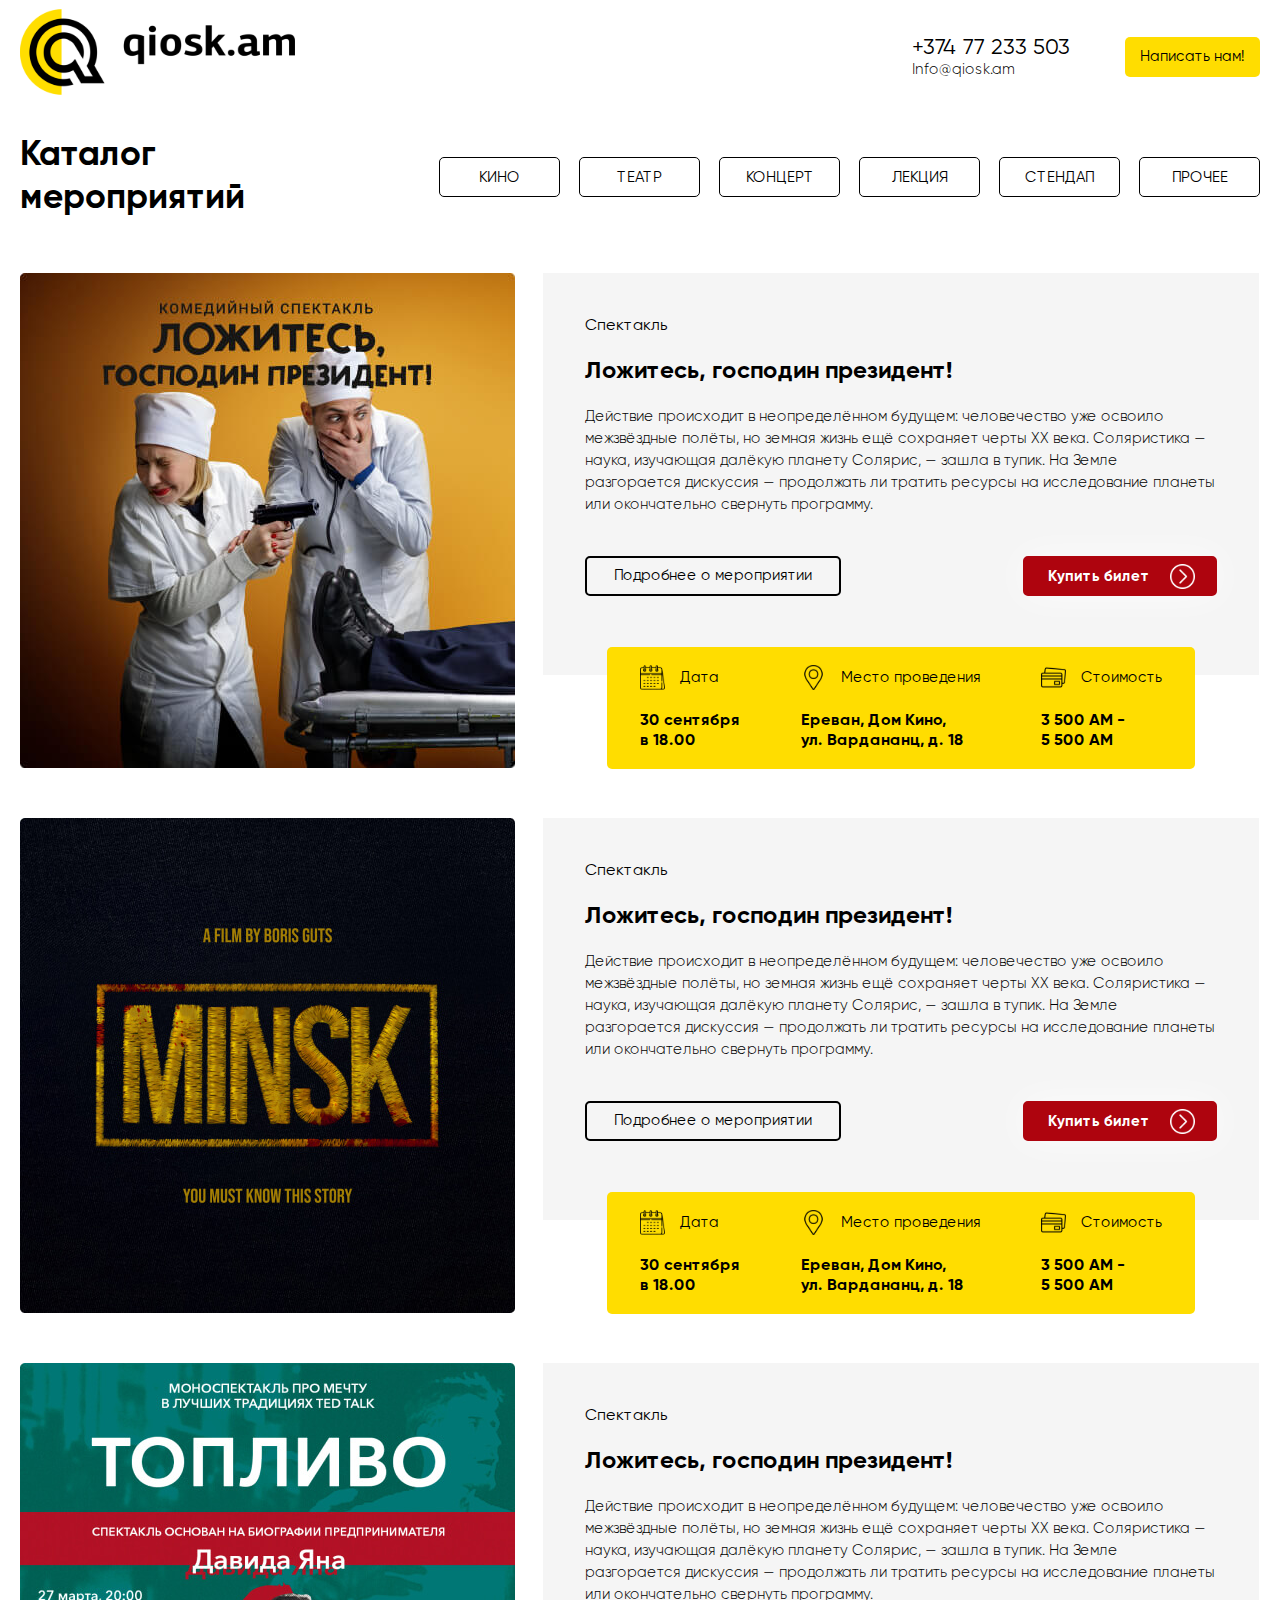
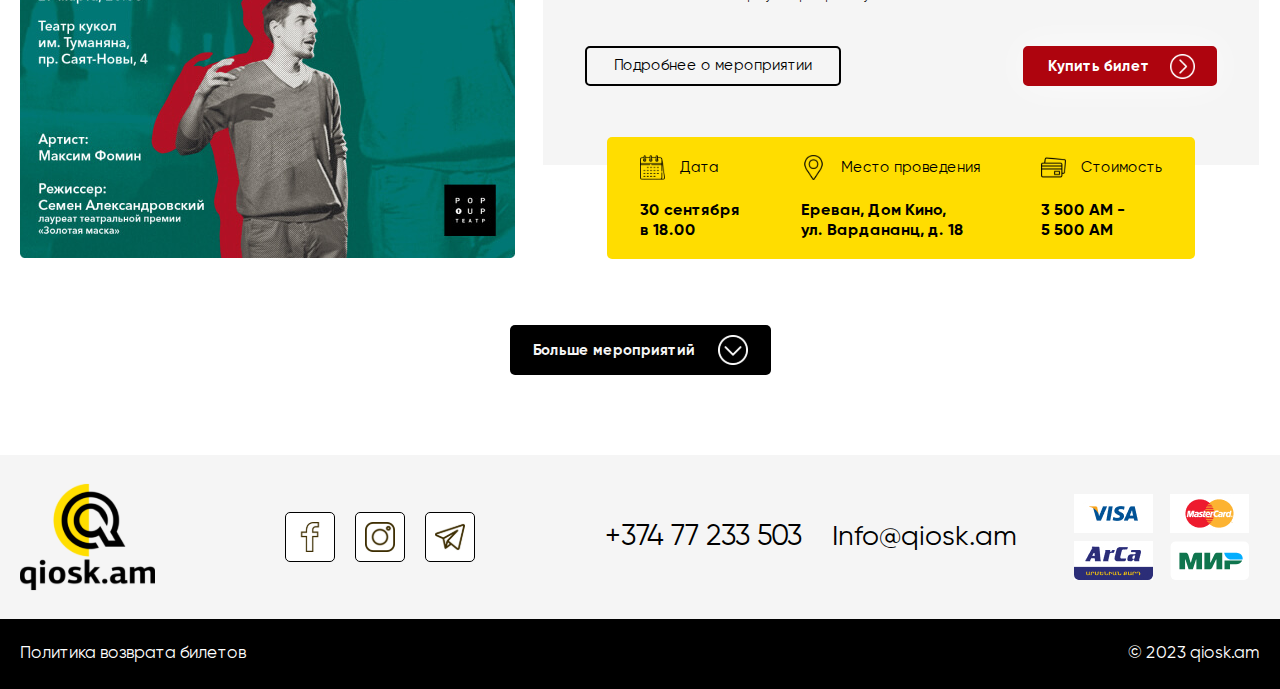
<file: index.html>
<!DOCTYPE html>
<html lang="ru">

<head>
	<!-- encoding -->
	<meta charset="UTF-8" />
	<!-- Mobile support -->
	<meta name="viewport" content="width=device-width, initial-scale=1.0" />

	<!-- Title and SEO -->
	<title>qiosk.am</title>
	<meta name="description" content="Выбор каталога мероприятий qiosk.am" />

	<!-- Styles -->
	<link rel="stylesheet" href="./css/main.css" />

	<!-- Open Graph -->
	<meta property="og:url" content="http://3.iwl.su/" />
	<meta property="og:type" content="website" />
	<meta property="og:title" content="Каталог мероприятий qiosk.am" />
	<meta property="og:description" content="Выбор каталога мероприятий" />
	<meta property="og:image" content="./img/opengraph.jpg" />

	<!-- Favicons -->
	<link rel="apple-touch-icon" sizes="180x180" href="./img/favicons/apple-touch-icon.png">
	<link rel="icon" type="image/png" sizes="32x32" href="./img/favicons/favicon-32x32.png">
	<link rel="icon" type="image/png" sizes="16x16" href="./img/favicons/favicon-16x16.png">
	<link rel="manifest" href="./img/favicons/site.webmanifest">
	<link rel="mask-icon" href="./img/favicons/safari-pinned-tab.svg" color="#5bbad5">
	<link rel="shortcut icon" href="./img/favicons/favicon.ico">
	<meta name="msapplication-TileColor" content="#ffc40d">
	<meta name="msapplication-config" content="./img/favicons/browserconfig.xml">
	<meta name="theme-color" content="#ffffff">
</head>

<body>

	<header class="header">
		<div class="container">
			<div class="header__info">
				<a href="/" class="header__logo">
					<picture>
						<source media="(max-width: 599px)" srcset="./img/logo/logo-header-m.svg">
						<source media="(max-width: 899px)" srcset="./img/logo/logo-header.svg">
						<img src="./img/logo/logo-header-big.svg" alt="Logo header">
					</picture>
				</a>
				<div class="header__links">
					<div class="header__contacts">
						<a href="tel:37477233503" class="header__contacts-number">+374 77 233 503</a>
						<a href="mailto:Info@qiosk.am" class="header__contacts-email">Info@qiosk.am</a>
					</div>
					<button class="write-btn">Написать нам!</button>
				</div>
			</div>
			<div class="header__contacts hide-element">
				<a href="tel:37477233503" class="header__contacts-number">+374 77 233 503</a>
				<a href="mailto:Info@qiosk.am" class="header__contacts-email">Info@qiosk.am</a>
			</div>
			<div class="form-fade none">
				<div class="form-popup">
					<form action="#" class="form">
						<h3 class="form__title">Заполните форму</h3>
						<div class="form__descr">
							<p>Свяжемся с Вами в ближайшее для <br class="br"> обсуждения деталей</p>
						</div>
						<div class="form__item">
							<input type="text" name="name" class="form__input" placeholder="Имя:">
						</div>
						<div class="form__item">
							<input type="email" name="email" class="form__input form__input-email" placeholder="E-mail:">
						</div>
						<div class="form__item">
							<textarea name="message" class="from__message" placeholder="Сообщение:"></textarea>
						</div>
						<button type="submit" class="form-popup__btn">Отправить заявку</button>
						<button class="form-popup__close">
							<img src="./img/contacts/close.svg" alt="close">
						</button>
					</form>
					<div id="answer"></div>
				</div>
			</div>
		</div>
	</header>

	<section class="events">
		<div class="container">
			<nav class="events__catalog">
				<h1 class="events__title">Каталог <br class="br">мероприятий</h1>
				<ul class="events__category">
					<button class="btn">КИНО</button>
					<button class="btn">ТЕАТР</button>
					<button class="btn">КОНЦЕРТ</button>
					<button class="btn">ЛЕКЦИЯ</button>
					<button class="btn">СТЕНДАП</button>
					<button class="btn">ПРОЧЕЕ</button>
				</ul>
			</nav>
			<div class="events__cards">
				<div class="card">
					<div class="card__img">
						<img src="./img/events/01.jpg" alt="01">
					</div>
					<div class="card__info">
						<div class="card__descr">
							<span class="card__type">Спектакль</span>
							<h2 class="card-title">Ложитесь, господин президент!</h2>
							<div class="card__text">
								<p>Действие происходит в неопределённом будущем: человечество уже освоило межзвёздные полёты, но
									земная жизнь ещё сохраняет черты XX века. Соляристика — наука, изучающая далёкую планету
									Солярис, — зашла в тупик. На Земле разгорается дискуссия — продолжать ли тратить ресурсы на
									исследование планеты или окончательно свернуть программу. </p>
							</div>
							<div class="card__btn">
								<a href='./read-more-president.html' class="read-more">Подробнее о мероприятии</a>
								<a href='https://sitename.ru/' target='_blunk' class="btn-buy">
									<span>Купить билет</span>
									<img src="./img/arrows/arrow-right.svg" alt="arrow-right">
								</a>
							</div>
							<div class="card__organization">
								<div class="card__organization-item">
									<h4 class="card__organization-title">
										<img src="./img/events-icons/calendar.svg" alt="calendar">
										<span>Дата</span>
									</h4>
									<div class="card__organization-descr">30 сентября<br class="br">в 18.00</div>
								</div>
								<div class="card__organization-item">
									<h4 class="card__organization-title">
										<img src="./img/events-icons/marker.svg" alt="calendar">
										<span>Место проведения</span>
									</h4>
									<div class="card__organization-descr">Ереван, Дом Кино,<br class="br">ул. Вардананц, д. 18
									</div>
								</div>
								<div class="card__organization-item">
									<h4 class="card__organization-title">
										<img src="./img/events-icons/cards.svg" alt="calendar">
										<span>Стоимость</span>
									</h4>
									<div class="card__organization-descr">3 500 АМ -<br class="br">5 500 АМ</div>
								</div>
							</div>
						</div>

					</div>
				</div>
				<div class="card">
					<div class="card__img">
						<img src="./img/events/02.jpg" alt="01">
					</div>
					<div class="card__info">
						<div class="card__descr">
							<span class="card__type">Спектакль</span>
							<h2 class="card-title">Ложитесь, господин президент!</h2>
							<div class="card__text">
								<p>Действие происходит в неопределённом будущем: человечество уже освоило межзвёздные полёты, но
									земная жизнь ещё сохраняет черты XX века. Соляристика — наука, изучающая далёкую планету
									Солярис, — зашла в тупик. На Земле разгорается дискуссия — продолжать ли тратить ресурсы на
									исследование планеты или окончательно свернуть программу. </p>
							</div>
							<div class="card__btn">
								<a href='./read-more-minsk.html' class="read-more">Подробнее о мероприятии</a>
								<a href='https://sitename.ru/' target='_blunk' class="btn-buy">
									<span>Купить билет</span>
									<img src="./img/arrows/arrow-right.svg" alt="arrow-right">
								</a>
							</div>
							<div class="card__organization">
								<div class="card__organization-item">
									<h4 class="card__organization-title">
										<img src="./img/events-icons/calendar.svg" alt="calendar">
										<span>Дата</span>
									</h4>
									<div class="card__organization-descr">30 сентября<br class="br">в 18.00</div>
								</div>
								<div class="card__organization-item">
									<h4 class="card__organization-title">
										<img src="./img/events-icons/marker.svg" alt="calendar">
										<span>Место проведения</span>
									</h4>
									<div class="card__organization-descr">Ереван, Дом Кино,<br class="br">ул. Вардананц, д. 18
									</div>
								</div>
								<div class="card__organization-item">
									<h4 class="card__organization-title">
										<img src="./img/events-icons/cards.svg" alt="calendar">
										<span>Стоимость</span>
									</h4>
									<div class="card__organization-descr">3 500 АМ -<br class="br">5 500 АМ</div>
								</div>
							</div>
						</div>

					</div>
				</div>
				<div class="card">
					<div class="card__img">
						<img src="./img/events/03.jpg" alt="01">
					</div>
					<div class="card__info">
						<div class="card__descr">
							<span class="card__type">Спектакль</span>
							<h2 class="card-title">Ложитесь, господин президент!</h2>
							<div class="card__text">
								<p>Действие происходит в неопределённом будущем: человечество уже освоило межзвёздные полёты, но
									земная жизнь ещё сохраняет черты XX века. Соляристика — наука, изучающая далёкую планету
									Солярис, — зашла в тупик. На Земле разгорается дискуссия — продолжать ли тратить ресурсы на
									исследование планеты или окончательно свернуть программу. </p>
							</div>
							<div class="card__btn">
								<a href='./read-more-toplivo.html' class="read-more">Подробнее о мероприятии</a>
								<a href='https://sitename.ru/' target='_blunk' class="btn-buy">
									<span>Купить билет</span>
									<img src="./img/arrows/arrow-right.svg" alt="arrow-right">
								</a>
							</div>
							<div class="card__organization">
								<div class="card__organization-item">
									<h4 class="card__organization-title">
										<img src="./img/events-icons/calendar.svg" alt="calendar">
										<span>Дата</span>
									</h4>
									<div class="card__organization-descr">30 сентября<br class="br">в 18.00</div>
								</div>
								<div class="card__organization-item">
									<h4 class="card__organization-title">
										<img src="./img/events-icons/marker.svg" alt="calendar">
										<span>Место проведения</span>
									</h4>
									<div class="card__organization-descr">Ереван, Дом Кино,<br class="br">ул. Вардананц, д. 18
									</div>
								</div>
								<div class="card__organization-item">
									<h4 class="card__organization-title">
										<img src="./img/events-icons/cards.svg" alt="calendar">
										<span>Стоимость</span>
									</h4>
									<div class="card__organization-descr">3 500 АМ -<br class="br">5 500 АМ</div>
								</div>
							</div>
						</div>

					</div>
				</div>
				<div class="more-cards none" id="more">
					<div class="card">
						<div class="card__img">
							<img src="./img/events/04.jpg" alt="01">
						</div>
						<div class="card__info">
							<div class="card__descr">
								<span class="card__type">Спектакль</span>
								<h2 class="card-title">Ложитесь, господин президент!</h2>
								<div class="card__text">
									<p>Действие происходит в неопределённом будущем: человечество уже освоило межзвёздные полёты,
										но
										земная жизнь ещё сохраняет черты XX века. Соляристика — наука, изучающая далёкую планету
										Солярис, — зашла в тупик. На Земле разгорается дискуссия — продолжать ли тратить ресурсы
										на
										исследование планеты или окончательно свернуть программу. </p>
								</div>
								<div class="card__btn">
									<a href='./read-more-chemodan.html' class="read-more">Подробнее о мероприятии</a>
									<a href='https://sitename.ru/' target='_blunk' class="btn-buy">
										<span>Купить билет</span>
										<img src="./img/arrows/arrow-right.svg" alt="arrow-right">
									</a>
								</div>
								<div class="card__organization">
									<div class="card__organization-item">
										<h4 class="card__organization-title">
											<img src="./img/events-icons/calendar.svg" alt="calendar">
											<span>Дата</span>
										</h4>
										<div class="card__organization-descr">30 сентября<br class="br">в 18.00</div>
									</div>
									<div class="card__organization-item">
										<h4 class="card__organization-title">
											<img src="./img/events-icons/marker.svg" alt="calendar">
											<span>Место проведения</span>
										</h4>
										<div class="card__organization-descr">Ереван, Дом Кино,<br class="br">ул. Вардананц, д. 18
										</div>
									</div>
									<div class="card__organization-item">
										<h4 class="card__organization-title">
											<img src="./img/events-icons/cards.svg" alt="calendar">
											<span>Стоимость</span>
										</h4>
										<div class="card__organization-descr">3 500 АМ -<br class="br">5 500 АМ</div>
									</div>
								</div>
							</div>

						</div>
					</div>
				</div>
			</div>
			<button class="add-more">
				<span>Больше мероприятий</span>
				<img src="./img/arrows/arrow-down.svg" alt="arrow-down">
			</button>
			<button class="hide-cards none">
				<span>Скрыть</span>
				<img src="./img/arrows/arrow-down.svg" alt="arrow-down">
			</button>
		</div>
	</section>

	<section class="contacts">
		<div class="container">
			<div class="contacts__row">
				<div class="contacts__social-wrapper">
					<a href="/" class="contacts__logo">
						<img src="./img/logo/logo-contacts.svg" alt="logo contacts">
					</a>
					<div class="contacts__socials">
						<a href="#!" target="_blank" class="contacts__socials-item">
							<img src="./img/contacts/facebook.svg" alt="facebook">
						</a>
						<a href="#!" target="_blank" class="contacts__socials-item">
							<img src="./img/contacts/insta.svg" alt="instagram">
						</a>
						<a href="#!" target="_blank" class="contacts__socials-item">
							<img src="./img/contacts/tg.svg" alt="telegram">
						</a>
					</div>
				</div>
				<div class="contacts__links-wrapper">
					<div class="contacts__links">
						<a href="tel:37477233503">+374 77 233 503</a>
						<a href="mailto:Info@qiosk.am">Info@qiosk.am</a>
					</div>
					<div class="contacts__payments">
						<a href="#!" class="contacts__payments-item">
							<img src="./img/contacts/visa.jpg" alt="visa card">
						</a>
						<a href="#!" class="contacts__payments-item">
							<img src="./img/contacts/mastercard.jpg" alt="mastercard card">
						</a>
						<a href="#!" class="contacts__payments-item">
							<img src="./img/contacts/arca.jpg" alt="arca card">
						</a>
						<a href="#!" class="contacts__payments-item">
							<img src="./img/contacts/mir.svg" alt="mir card">
						</a>
					</div>
				</div>
			</div>
			<div class="contacts__payments-out">
				<div class="contacs__payments-items-out">
					<a href="#!" class="contacts__payments-item">
						<img src="./img/contacts/visa.jpg" alt="visa card">
					</a>
					<a href="#!" class="contacts__payments-item">
						<img src="./img/contacts/mastercard.jpg" alt="mastercard card">
					</a>
				</div>
				<div class="contacs__payments-items-out">
					<a href="#!" class="contacts__payments-item">
						<img src="./img/contacts/arca.jpg" alt="arca card">
					</a>
					<a href="#!" class="contacts__payments-item">
						<img src="./img/contacts/mir.svg" alt="mir card">
					</a>
				</div>
			</div>
		</div>
	</section>

	<footer class="footer">
		<div class="container">
			<div class="footer__row">
				<a href="#!">Политика возврата билетов</a>
				<span href="#!">&copy; 2023 qiosk.am</span>
			</div>
		</div>
	</footer>

	<script src="./libs/jquery/jquery-3.6.4.min.js"></script>
	<script src="./libs/jquery-validate/jquery.validate.min.js"></script>
	<script src="./js/main.js"></script>

</body>

</html>
</file>
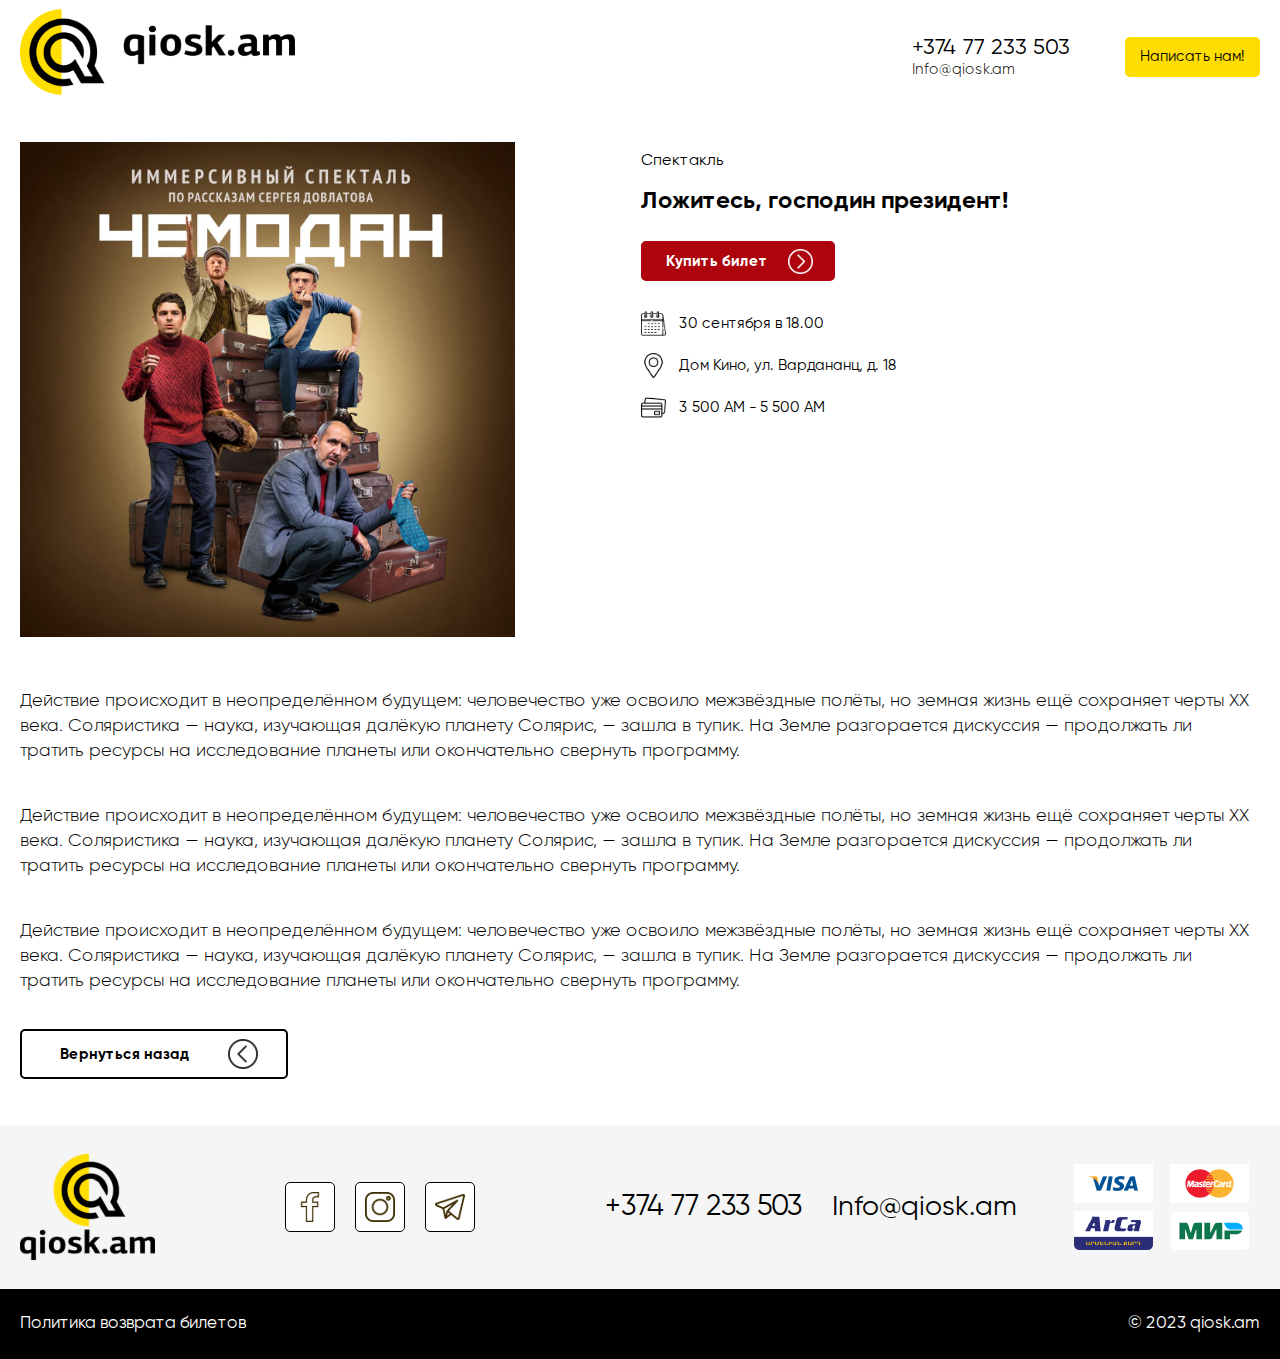
<file: read-more-chemodan.html>
<!DOCTYPE html>
<html lang="ru">

<head>
	<!-- encoding -->
	<meta charset="UTF-8" />
	<!-- Mobile support -->
	<meta name="viewport" content="width=device-width, initial-scale=1.0" />

	<!-- Title and SEO -->
	<title>qiosk.am</title>
	<meta name="description" content="Выбор каталога мероприятий qiosk.am" />

	<!-- Styles -->
	<link rel="stylesheet" href="./css/main.css" />

	<!-- Open Graph -->
	<meta property="og:url" content="http://3.iwl.su/" />
	<meta property="og:type" content="website" />
	<meta property="og:title" content="Каталог мероприятий qiosk.am" />
	<meta property="og:description" content="Выбор каталога мероприятий" />
	<meta property="og:image" content="./img/opengraph.jpg" />

	<!-- Favicons -->
	<link rel="apple-touch-icon" sizes="180x180" href="./img/favicons/apple-touch-icon.png">
	<link rel="icon" type="image/png" sizes="32x32" href="./img/favicons/favicon-32x32.png">
	<link rel="icon" type="image/png" sizes="16x16" href="./img/favicons/favicon-16x16.png">
	<link rel="manifest" href="./img/favicons/site.webmanifest">
	<link rel="mask-icon" href="./img/favicons/safari-pinned-tab.svg" color="#5bbad5">
	<link rel="shortcut icon" href="./img/favicons/favicon.ico">
	<meta name="msapplication-TileColor" content="#ffc40d">
	<meta name="msapplication-config" content="./img/favicons/browserconfig.xml">
	<meta name="theme-color" content="#ffffff">
</head>

<body>

	<header class="header">
		<div class="container">
			<div class="header__info">
				<a href="/" class="header__logo">
					<picture>
						<source media="(max-width: 599px)" srcset="./img/logo/logo-header-m.svg">
						<source media="(max-width: 899px)" srcset="./img/logo/logo-header.svg">
						<img src="./img/logo/logo-header-big.svg" alt="Logo header">
					</picture>
				</a>
				<div class="header__links">
					<div class="header__contacts">
						<a href="tel:37477233503" class="header__contacts-number">+374 77 233 503</a>
						<a href="mailto:Info@qiosk.am" class="header__contacts-email">Info@qiosk.am</a>
					</div>
					<button class="write-btn">Написать нам!</button>
				</div>
			</div>
			<div class="header__contacts hide-element">
				<a href="tel:37477233503" class="header__contacts-number">+374 77 233 503</a>
				<a href="mailto:Info@qiosk.am" class="header__contacts-email">Info@qiosk.am</a>
			</div>
			<div class="form-fade none">
				<div class="form-popup">
					<form action="#" class="form">
						<h3 class="form__title">Заполните форму</h3>
						<div class="form__descr">
							<p>Свяжемся с Вами в ближайшее для <br class="br"> обсуждения деталей</p>
						</div>
						<div class="form__item">
							<input type="text" name="name" class="form__input" placeholder="Имя:">
						</div>
						<div class="form__item">
							<input type="email" name="email" class="form__input form__input-email" placeholder="E-mail:">
						</div>
						<div class="form__item">
							<textarea name="message" class="from__message" placeholder="Сообщение:"></textarea>
						</div>
						<button type="submit" class="form-popup__btn">Отправить заявку</button>
						<button class="form-popup__close">
							<img src="./img/contacts/close.svg" alt="close">
						</button>
					</form>
					<div id="answer"></div>
				</div>
			</div>
		</div>
	</header>

	<section class="read-more-section">
		<div class="container">
			<div class="read-more__card">
				<div class="read-more__img">
					<img src="./img/events/04.jpg" alt="event photo">
				</div>
				<div class="read-more__card-descr">
					<span class="card__type">Спектакль</span>
					<h2 class="card-title">Ложитесь, господин президент!</h2>
					<a href='https://sitename.ru/' target='_blunk' class="read-more-card__btn btn-buy">
						<span>Купить билет</span>
						<img src="./img/arrows/arrow-right.svg" alt="arrow-right">
					</a>
					<ul class="read-more__list">
						<li class="read-more__item">
							<div class="read-more__item-img">
								<img src="./img/events-icons/calendar.svg" alt="calendar">
							</div>
							<span>30 сентября в 18.00</span>
						</li>
						<li class="read-more__item">
							<div class="read-more__item-img">
								<img src="./img/events-icons/marker.svg" alt="marker">
							</div>
							<span>Дом Кино, ул. Вардананц, д. 18</span>

						</li>
						<li class="read-more__item">
							<div class="read-more__item-img">
								<img src="./img/events-icons/cards.svg" alt="cards">
							</div>
							<span>3 500 АМ - 5 500 АМ</span>

						</li>
					</ul>
					<span class="card__type-sec">Спектакль</span>
					<h2 class="card-title-sec">Ложитесь, господин президент!</h2>
				</div>
			</div>
			<div class="read-more__descr">
				<p>Действие происходит в неопределённом будущем: человечество уже освоило межзвёздные полёты, но земная
					жизнь ещё сохраняет черты XX века. Соляристика — наука, изучающая далёкую планету Солярис, — зашла в
					тупик. На Земле разгорается дискуссия — продолжать ли тратить ресурсы на исследование планеты или
					окончательно свернуть программу.
				</p>
				<p>Действие происходит в неопределённом будущем: человечество уже освоило межзвёздные полёты, но земная
					жизнь ещё сохраняет черты XX века. Соляристика — наука, изучающая далёкую планету Солярис, — зашла в
					тупик. На Земле разгорается дискуссия — продолжать ли тратить ресурсы на исследование планеты или
					окончательно свернуть программу.
				</p>
				<p>Действие происходит в неопределённом будущем: человечество уже освоило межзвёздные полёты, но земная
					жизнь ещё сохраняет черты XX века. Соляристика — наука, изучающая далёкую планету Солярис, — зашла в
					тупик. На Земле разгорается дискуссия — продолжать ли тратить ресурсы на исследование планеты или
					окончательно свернуть программу.
				</p>
			</div>
			<a href="/" class="read-more__btn">
				<span>Вернуться назад</span>
				<img src="./img/arrows/arrow-left.svg" alt="arrow-left">
			</a>
		</div>
	</section>

	<section class="contacts">
		<div class="container">
			<div class="contacts__row">
				<div class="contacts__social-wrapper">
					<a href="/" class="contacts__logo">
						<img src="./img/logo/logo-contacts.svg" alt="logo contacts">
					</a>
					<div class="contacts__socials">
						<a href="#!" target="_blank" class="contacts__socials-item">
							<img src="./img/contacts/facebook.svg" alt="facebook">
						</a>
						<a href="#!" target="_blank" class="contacts__socials-item">
							<img src="./img/contacts/insta.svg" alt="instagram">
						</a>
						<a href="#!" target="_blank" class="contacts__socials-item">
							<img src="./img/contacts/tg.svg" alt="telegram">
						</a>
					</div>
				</div>
				<div class="contacts__links-wrapper">
					<div class="contacts__links">
						<a href="tel:37477233503">+374 77 233 503</a>
						<a href="mailto:Info@qiosk.am">Info@qiosk.am</a>
					</div>
					<div class="contacts__payments">
						<a href="#!" class="contacts__payments-item">
							<img src="./img/contacts/visa.jpg" alt="visa card">
						</a>
						<a href="#!" class="contacts__payments-item">
							<img src="./img/contacts/mastercard.jpg" alt="mastercard card">
						</a>
						<a href="#!" class="contacts__payments-item">
							<img src="./img/contacts/arca.jpg" alt="arca card">
						</a>
						<a href="#!" class="contacts__payments-item">
							<img src="./img/contacts/mir.svg" alt="mir card">
						</a>
					</div>
				</div>
			</div>
			<div class="contacts__payments-out">
				<div class="contacs__payments-items-out">
					<a href="#!" class="contacts__payments-item">
						<img src="./img/contacts/visa.jpg" alt="visa card">
					</a>
					<a href="#!" class="contacts__payments-item">
						<img src="./img/contacts/mastercard.jpg" alt="mastercard card">
					</a>
				</div>
				<div class="contacs__payments-items-out">
					<a href="#!" class="contacts__payments-item">
						<img src="./img/contacts/arca.jpg" alt="arca card">
					</a>
					<a href="#!" class="contacts__payments-item">
						<img src="./img/contacts/mir.svg" alt="mir card">
					</a>
				</div>
			</div>
		</div>
	</section>

	<footer class="footer">
		<div class="container">
			<div class="footer__row">
				<a href="#!">Политика возврата билетов</a>
				<span href="#!">&copy; 2023 qiosk.am</span>
			</div>
		</div>
	</footer>

	<script src="./libs/jquery/jquery-3.6.4.min.js"></script>
	<script src="./libs/jquery-validate/jquery.validate.min.js"></script>
	<script src="./js/main.js"></script>

</body>

</html>
</file>
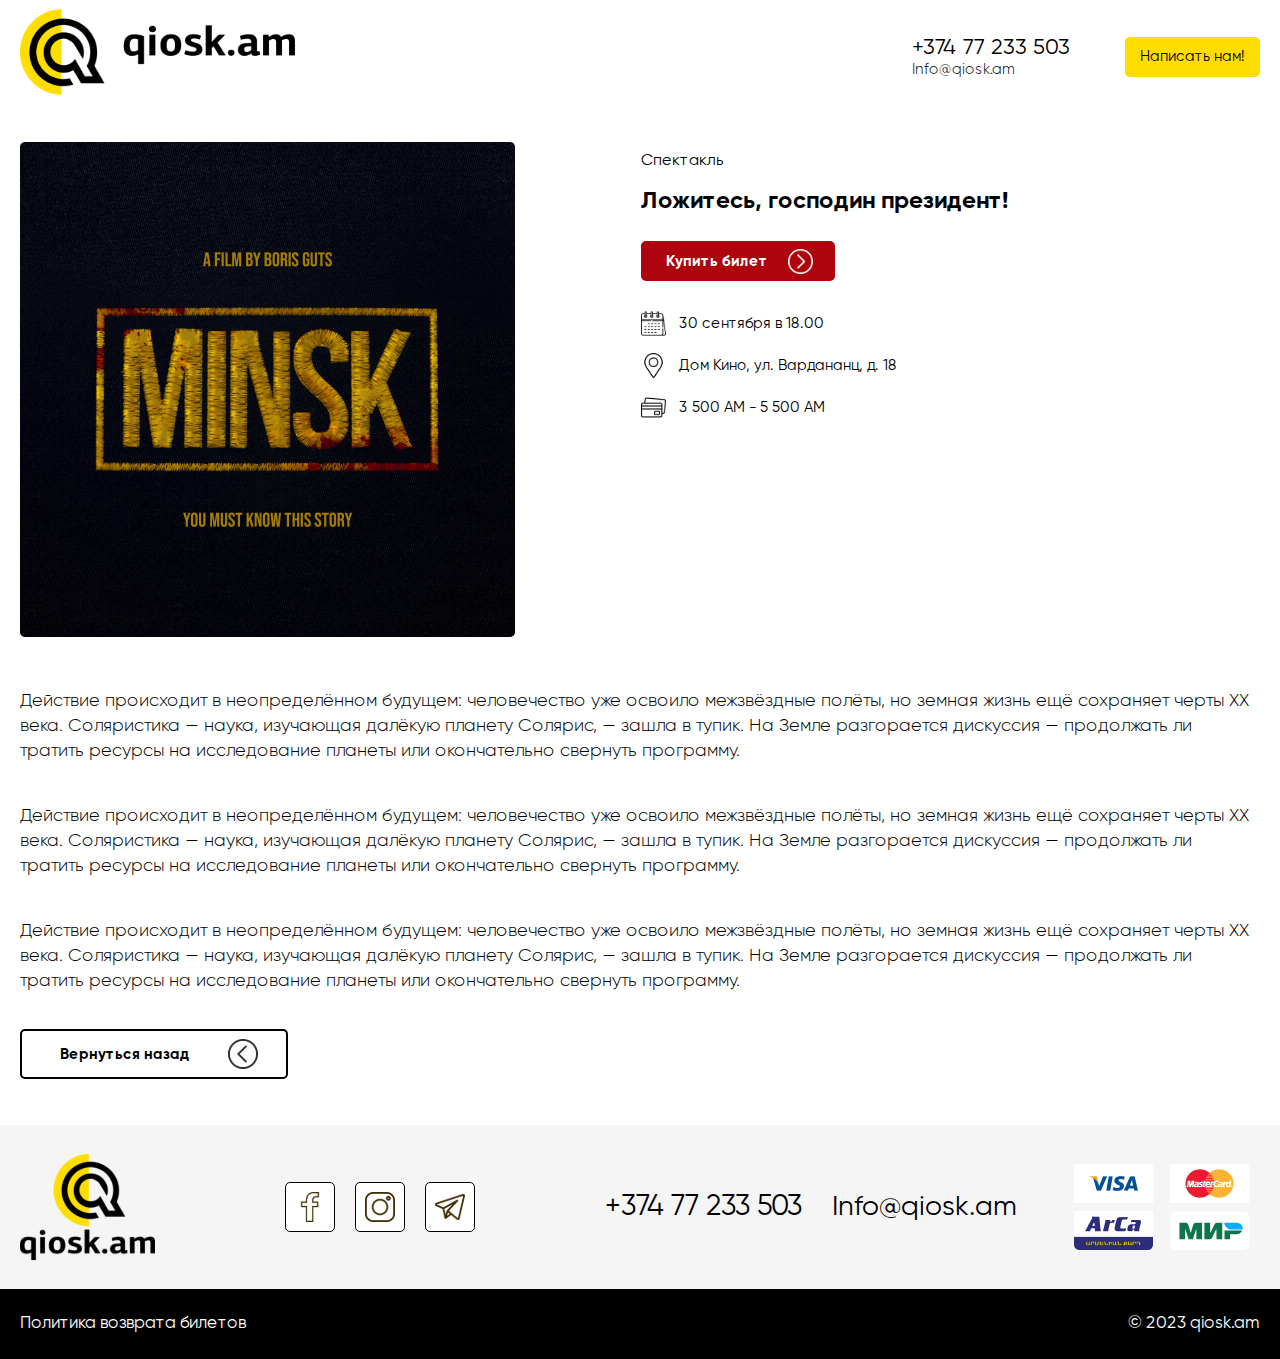
<file: read-more-minsk.html>
<!DOCTYPE html>
<html lang="ru">

<head>
	<!-- encoding -->
	<meta charset="UTF-8" />
	<!-- Mobile support -->
	<meta name="viewport" content="width=device-width, initial-scale=1.0" />

	<!-- Title and SEO -->
	<title>qiosk.am</title>
	<meta name="description" content="Выбор каталога мероприятий qiosk.am" />

	<!-- Styles -->
	<link rel="stylesheet" href="./css/main.css" />

	<!-- Open Graph -->
	<meta property="og:url" content="http://3.iwl.su/" />
	<meta property="og:type" content="website" />
	<meta property="og:title" content="Каталог мероприятий qiosk.am" />
	<meta property="og:description" content="Выбор каталога мероприятий" />
	<meta property="og:image" content="./img/opengraph.jpg" />

	<!-- Favicons -->
	<link rel="apple-touch-icon" sizes="180x180" href="./img/favicons/apple-touch-icon.png">
	<link rel="icon" type="image/png" sizes="32x32" href="./img/favicons/favicon-32x32.png">
	<link rel="icon" type="image/png" sizes="16x16" href="./img/favicons/favicon-16x16.png">
	<link rel="manifest" href="./img/favicons/site.webmanifest">
	<link rel="mask-icon" href="./img/favicons/safari-pinned-tab.svg" color="#5bbad5">
	<link rel="shortcut icon" href="./img/favicons/favicon.ico">
	<meta name="msapplication-TileColor" content="#ffc40d">
	<meta name="msapplication-config" content="./img/favicons/browserconfig.xml">
	<meta name="theme-color" content="#ffffff">
</head>

<body>

	<header class="header">
		<div class="container">
			<div class="header__info">
				<a href="/" class="header__logo">
					<picture>
						<source media="(max-width: 599px)" srcset="./img/logo/logo-header-m.svg">
						<source media="(max-width: 899px)" srcset="./img/logo/logo-header.svg">
						<img src="./img/logo/logo-header-big.svg" alt="Logo header">
					</picture>
				</a>
				<div class="header__links">
					<div class="header__contacts">
						<a href="tel:37477233503" class="header__contacts-number">+374 77 233 503</a>
						<a href="mailto:Info@qiosk.am" class="header__contacts-email">Info@qiosk.am</a>
					</div>
					<button class="write-btn">Написать нам!</button>
				</div>
			</div>
			<div class="header__contacts hide-element">
				<a href="tel:37477233503" class="header__contacts-number">+374 77 233 503</a>
				<a href="mailto:Info@qiosk.am" class="header__contacts-email">Info@qiosk.am</a>
			</div>
			<div class="form-fade none">
				<div class="form-popup">
					<form action="#" class="form">
						<h3 class="form__title">Заполните форму</h3>
						<div class="form__descr">
							<p>Свяжемся с Вами в ближайшее для <br class="br"> обсуждения деталей</p>
						</div>
						<div class="form__item">
							<input type="text" name="name" class="form__input" placeholder="Имя:">
						</div>
						<div class="form__item">
							<input type="email" name="email" class="form__input form__input-email" placeholder="E-mail:">
						</div>
						<div class="form__item">
							<textarea name="message" class="from__message" placeholder="Сообщение:"></textarea>
						</div>
						<button type="submit" class="form-popup__btn">Отправить заявку</button>
						<button class="form-popup__close">
							<img src="./img/contacts/close.svg" alt="close">
						</button>
					</form>
					<div id="answer"></div>
				</div>
			</div>
		</div>
	</header>

	<section class="read-more-section">
		<div class="container">
			<div class="read-more__card">
				<div class="read-more__img">
					<img src="./img/events/02.jpg" alt="event photo">
				</div>
				<div class="read-more__card-descr">
					<span class="card__type">Спектакль</span>
					<h2 class="card-title">Ложитесь, господин президент!</h2>
					<a href='https://sitename.ru/' target='_blunk' class="read-more-card__btn btn-buy">
						<span>Купить билет</span>
						<img src="./img/arrows/arrow-right.svg" alt="arrow-right">
					</a>
					<ul class="read-more__list">
						<li class="read-more__item">
							<div class="read-more__item-img">
								<img src="./img/events-icons/calendar.svg" alt="calendar">
							</div>
							<span>30 сентября в 18.00</span>
						</li>
						<li class="read-more__item">
							<div class="read-more__item-img">
								<img src="./img/events-icons/marker.svg" alt="marker">
							</div>
							<span>Дом Кино, ул. Вардананц, д. 18</span>

						</li>
						<li class="read-more__item">
							<div class="read-more__item-img">
								<img src="./img/events-icons/cards.svg" alt="cards">
							</div>
							<span>3 500 АМ - 5 500 АМ</span>

						</li>
					</ul>
					<span class="card__type-sec">Спектакль</span>
					<h2 class="card-title-sec">Ложитесь, господин президент!</h2>
				</div>
			</div>
			<div class="read-more__descr">
				<p>Действие происходит в неопределённом будущем: человечество уже освоило межзвёздные полёты, но земная
					жизнь ещё сохраняет черты XX века. Соляристика — наука, изучающая далёкую планету Солярис, — зашла в
					тупик. На Земле разгорается дискуссия — продолжать ли тратить ресурсы на исследование планеты или
					окончательно свернуть программу.
				</p>
				<p>Действие происходит в неопределённом будущем: человечество уже освоило межзвёздные полёты, но земная
					жизнь ещё сохраняет черты XX века. Соляристика — наука, изучающая далёкую планету Солярис, — зашла в
					тупик. На Земле разгорается дискуссия — продолжать ли тратить ресурсы на исследование планеты или
					окончательно свернуть программу.
				</p>
				<p>Действие происходит в неопределённом будущем: человечество уже освоило межзвёздные полёты, но земная
					жизнь ещё сохраняет черты XX века. Соляристика — наука, изучающая далёкую планету Солярис, — зашла в
					тупик. На Земле разгорается дискуссия — продолжать ли тратить ресурсы на исследование планеты или
					окончательно свернуть программу.
				</p>
			</div>
			<a href="/" class="read-more__btn">
				<span>Вернуться назад</span>
				<img src="./img/arrows/arrow-left.svg" alt="arrow-left">
			</a>
		</div>
	</section>

	<section class="contacts">
		<div class="container">
			<div class="contacts__row">
				<div class="contacts__social-wrapper">
					<a href="/" class="contacts__logo">
						<img src="./img/logo/logo-contacts.svg" alt="logo contacts">
					</a>
					<div class="contacts__socials">
						<a href="#!" target="_blank" class="contacts__socials-item">
							<img src="./img/contacts/facebook.svg" alt="facebook">
						</a>
						<a href="#!" target="_blank" class="contacts__socials-item">
							<img src="./img/contacts/insta.svg" alt="instagram">
						</a>
						<a href="#!" target="_blank" class="contacts__socials-item">
							<img src="./img/contacts/tg.svg" alt="telegram">
						</a>
					</div>
				</div>
				<div class="contacts__links-wrapper">
					<div class="contacts__links">
						<a href="tel:37477233503">+374 77 233 503</a>
						<a href="mailto:Info@qiosk.am">Info@qiosk.am</a>
					</div>
					<div class="contacts__payments">
						<a href="#!" class="contacts__payments-item">
							<img src="./img/contacts/visa.jpg" alt="visa card">
						</a>
						<a href="#!" class="contacts__payments-item">
							<img src="./img/contacts/mastercard.jpg" alt="mastercard card">
						</a>
						<a href="#!" class="contacts__payments-item">
							<img src="./img/contacts/arca.jpg" alt="arca card">
						</a>
						<a href="#!" class="contacts__payments-item">
							<img src="./img/contacts/mir.svg" alt="mir card">
						</a>
					</div>
				</div>
			</div>
			<div class="contacts__payments-out">
				<div class="contacs__payments-items-out">
					<a href="#!" class="contacts__payments-item">
						<img src="./img/contacts/visa.jpg" alt="visa card">
					</a>
					<a href="#!" class="contacts__payments-item">
						<img src="./img/contacts/mastercard.jpg" alt="mastercard card">
					</a>
				</div>
				<div class="contacs__payments-items-out">
					<a href="#!" class="contacts__payments-item">
						<img src="./img/contacts/arca.jpg" alt="arca card">
					</a>
					<a href="#!" class="contacts__payments-item">
						<img src="./img/contacts/mir.svg" alt="mir card">
					</a>
				</div>
			</div>
		</div>
	</section>

	<footer class="footer">
		<div class="container">
			<div class="footer__row">
				<a href="#!">Политика возврата билетов</a>
				<span href="#!">&copy; 2023 qiosk.am</span>
			</div>
		</div>
	</footer>

	<script src="./libs/jquery/jquery-3.6.4.min.js"></script>
	<script src="./libs/jquery-validate/jquery.validate.min.js"></script>
	<script src="./js/main.js"></script>

</body>

</html>
</file>
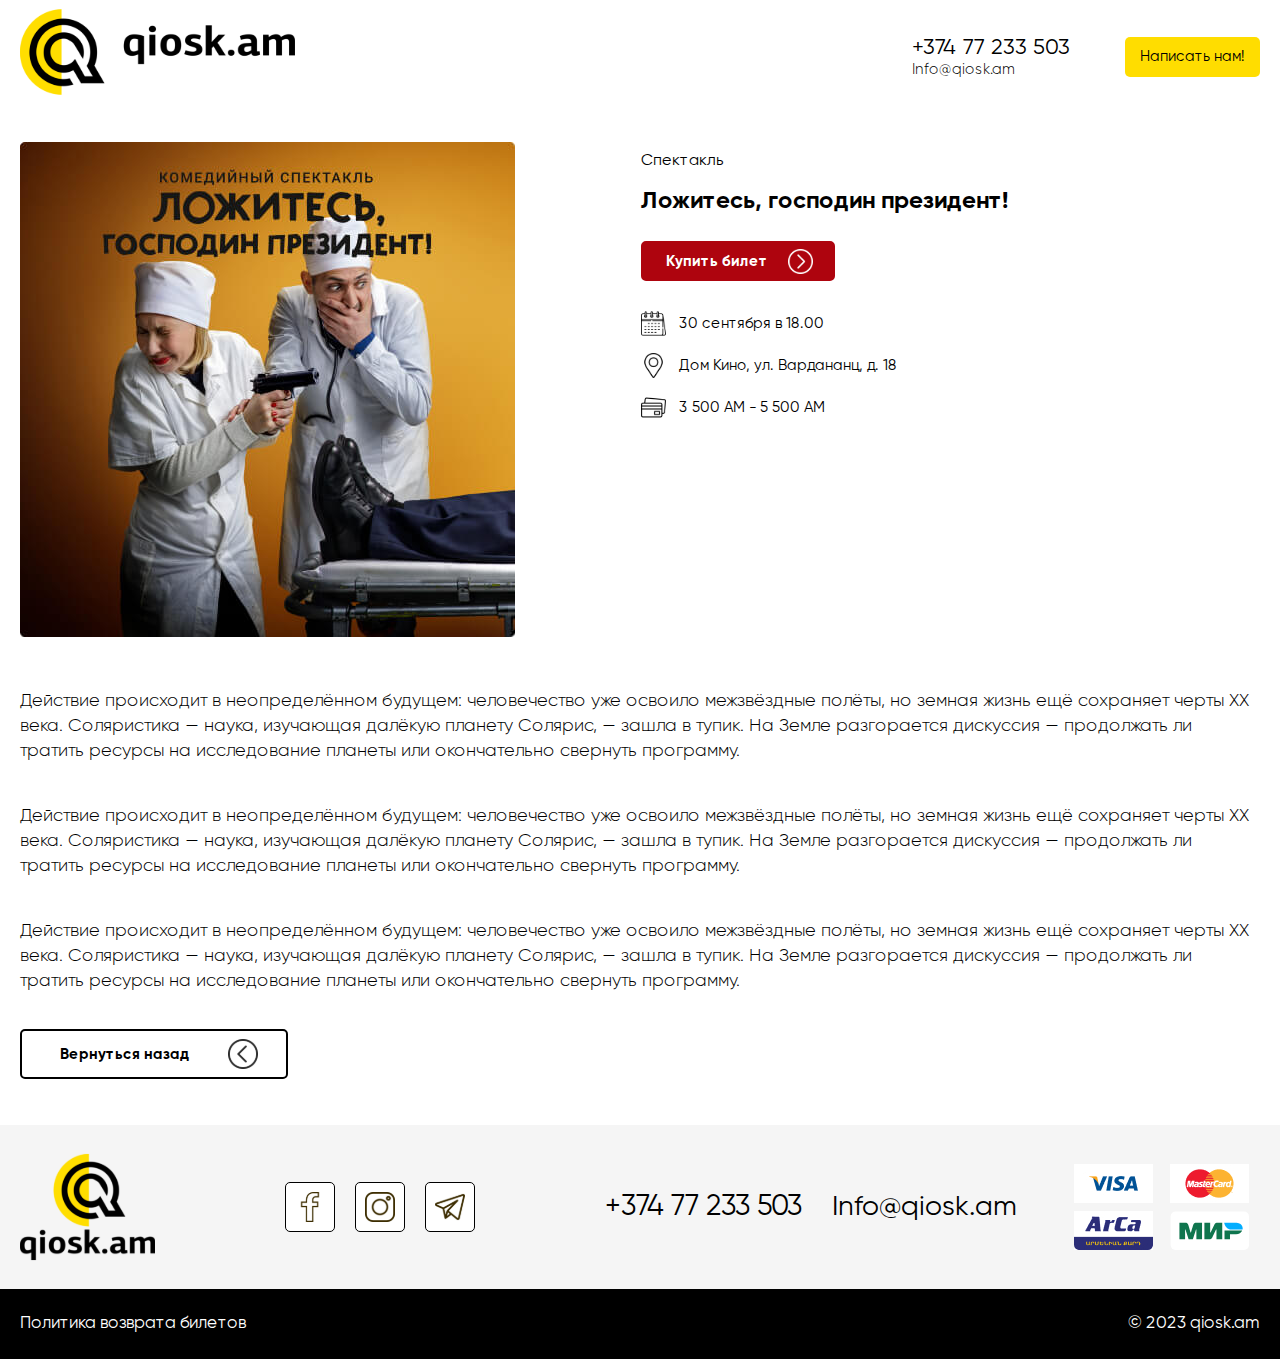
<file: read-more-president.html>
<!DOCTYPE html>
<html lang="ru">

<head>
	<!-- encoding -->
	<meta charset="UTF-8" />
	<!-- Mobile support -->
	<meta name="viewport" content="width=device-width, initial-scale=1.0" />

	<!-- Title and SEO -->
	<title>qiosk.am</title>
	<meta name="description" content="Выбор каталога мероприятий qiosk.am" />

	<!-- Styles -->
	<link rel="stylesheet" href="./css/main.css" />

	<!-- Open Graph -->
	<meta property="og:url" content="http://3.iwl.su/" />
	<meta property="og:type" content="website" />
	<meta property="og:title" content="Каталог мероприятий qiosk.am" />
	<meta property="og:description" content="Выбор каталога мероприятий" />
	<meta property="og:image" content="./img/opengraph.jpg" />

	<!-- Favicons -->
	<link rel="apple-touch-icon" sizes="180x180" href="./img/favicons/apple-touch-icon.png">
	<link rel="icon" type="image/png" sizes="32x32" href="./img/favicons/favicon-32x32.png">
	<link rel="icon" type="image/png" sizes="16x16" href="./img/favicons/favicon-16x16.png">
	<link rel="manifest" href="./img/favicons/site.webmanifest">
	<link rel="mask-icon" href="./img/favicons/safari-pinned-tab.svg" color="#5bbad5">
	<link rel="shortcut icon" href="./img/favicons/favicon.ico">
	<meta name="msapplication-TileColor" content="#ffc40d">
	<meta name="msapplication-config" content="./img/favicons/browserconfig.xml">
	<meta name="theme-color" content="#ffffff">
</head>

<body>

	<header class="header">
		<div class="container">
			<div class="header__info">
				<a href="/" class="header__logo">
					<picture>
						<source media="(max-width: 599px)" srcset="./img/logo/logo-header-m.svg">
						<source media="(max-width: 899px)" srcset="./img/logo/logo-header.svg">
						<img src="./img/logo/logo-header-big.svg" alt="Logo header">
					</picture>
				</a>
				<div class="header__links">
					<div class="header__contacts">
						<a href="tel:37477233503" class="header__contacts-number">+374 77 233 503</a>
						<a href="mailto:Info@qiosk.am" class="header__contacts-email">Info@qiosk.am</a>
					</div>
					<button class="write-btn">Написать нам!</button>
				</div>
			</div>
			<div class="header__contacts hide-element">
				<a href="tel:37477233503" class="header__contacts-number">+374 77 233 503</a>
				<a href="mailto:Info@qiosk.am" class="header__contacts-email">Info@qiosk.am</a>
			</div>
			<div class="form-fade none">
				<div class="form-popup">
					<form action="#" class="form">
						<h3 class="form__title">Заполните форму</h3>
						<div class="form__descr">
							<p>Свяжемся с Вами в ближайшее для <br class="br"> обсуждения деталей</p>
						</div>
						<div class="form__item">
							<input type="text" name="name" class="form__input" placeholder="Имя:">
						</div>
						<div class="form__item">
							<input type="email" name="email" class="form__input form__input-email" placeholder="E-mail:">
						</div>
						<div class="form__item">
							<textarea name="message" class="from__message" placeholder="Сообщение:"></textarea>
						</div>
						<button type="submit" class="form-popup__btn">Отправить заявку</button>
						<button class="form-popup__close">
							<img src="./img/contacts/close.svg" alt="close">
						</button>
					</form>
					<div id="answer"></div>
				</div>
			</div>
		</div>
	</header>

	<section class="read-more-section">
		<div class="container">
			<div class="read-more__card">
				<div class="read-more__img">
					<img src="./img/events/01.jpg" alt="event photo">
				</div>
				<div class="read-more__card-descr">
					<span class="card__type">Спектакль</span>
					<h2 class="card-title">Ложитесь, господин президент!</h2>
					<a href='https://sitename.ru/' target='_blunk' class="read-more-card__btn btn-buy">
						<span>Купить билет</span>
						<img src="./img/arrows/arrow-right.svg" alt="arrow-right">
					</a>
					<ul class="read-more__list">
						<li class="read-more__item">
							<div class="read-more__item-img">
								<img src="./img/events-icons/calendar.svg" alt="calendar">
							</div>
							<span>30 сентября в 18.00</span>
						</li>
						<li class="read-more__item">
							<div class="read-more__item-img">
								<img src="./img/events-icons/marker.svg" alt="marker">
							</div>
							<span>Дом Кино, ул. Вардананц, д. 18</span>

						</li>
						<li class="read-more__item">
							<div class="read-more__item-img">
								<img src="./img/events-icons/cards.svg" alt="cards">
							</div>
							<span>3 500 АМ - 5 500 АМ</span>

						</li>
					</ul>
					<span class="card__type-sec">Спектакль</span>
					<h2 class="card-title-sec">Ложитесь, господин президент!</h2>
				</div>
			</div>
			<div class="read-more__descr">
				<p>Действие происходит в неопределённом будущем: человечество уже освоило межзвёздные полёты, но земная
					жизнь ещё сохраняет черты XX века. Соляристика — наука, изучающая далёкую планету Солярис, — зашла в
					тупик. На Земле разгорается дискуссия — продолжать ли тратить ресурсы на исследование планеты или
					окончательно свернуть программу.
				</p>
				<p>Действие происходит в неопределённом будущем: человечество уже освоило межзвёздные полёты, но земная
					жизнь ещё сохраняет черты XX века. Соляристика — наука, изучающая далёкую планету Солярис, — зашла в
					тупик. На Земле разгорается дискуссия — продолжать ли тратить ресурсы на исследование планеты или
					окончательно свернуть программу.
				</p>
				<p>Действие происходит в неопределённом будущем: человечество уже освоило межзвёздные полёты, но земная
					жизнь ещё сохраняет черты XX века. Соляристика — наука, изучающая далёкую планету Солярис, — зашла в
					тупик. На Земле разгорается дискуссия — продолжать ли тратить ресурсы на исследование планеты или
					окончательно свернуть программу.
				</p>
			</div>
			<a href="/" class="read-more__btn">
				<span>Вернуться назад</span>
				<img src="./img/arrows/arrow-left.svg" alt="arrow-left">
			</a>
		</div>
	</section>

	<section class="contacts">
		<div class="container">
			<div class="contacts__row">
				<div class="contacts__social-wrapper">
					<a href="/" class="contacts__logo">
						<img src="./img/logo/logo-contacts.svg" alt="logo contacts">
					</a>
					<div class="contacts__socials">
						<a href="#!" target="_blank" class="contacts__socials-item">
							<img src="./img/contacts/facebook.svg" alt="facebook">
						</a>
						<a href="#!" target="_blank" class="contacts__socials-item">
							<img src="./img/contacts/insta.svg" alt="instagram">
						</a>
						<a href="#!" target="_blank" class="contacts__socials-item">
							<img src="./img/contacts/tg.svg" alt="telegram">
						</a>
					</div>
				</div>
				<div class="contacts__links-wrapper">
					<div class="contacts__links">
						<a href="tel:37477233503">+374 77 233 503</a>
						<a href="mailto:Info@qiosk.am">Info@qiosk.am</a>
					</div>
					<div class="contacts__payments">
						<a href="#!" class="contacts__payments-item">
							<img src="./img/contacts/visa.jpg" alt="visa card">
						</a>
						<a href="#!" class="contacts__payments-item">
							<img src="./img/contacts/mastercard.jpg" alt="mastercard card">
						</a>
						<a href="#!" class="contacts__payments-item">
							<img src="./img/contacts/arca.jpg" alt="arca card">
						</a>
						<a href="#!" class="contacts__payments-item">
							<img src="./img/contacts/mir.svg" alt="mir card">
						</a>
					</div>
				</div>
			</div>
			<div class="contacts__payments-out">
				<div class="contacs__payments-items-out">
					<a href="#!" class="contacts__payments-item">
						<img src="./img/contacts/visa.jpg" alt="visa card">
					</a>
					<a href="#!" class="contacts__payments-item">
						<img src="./img/contacts/mastercard.jpg" alt="mastercard card">
					</a>
				</div>
				<div class="contacs__payments-items-out">
					<a href="#!" class="contacts__payments-item">
						<img src="./img/contacts/arca.jpg" alt="arca card">
					</a>
					<a href="#!" class="contacts__payments-item">
						<img src="./img/contacts/mir.svg" alt="mir card">
					</a>
				</div>
			</div>
		</div>
	</section>

	<footer class="footer">
		<div class="container">
			<div class="footer__row">
				<a href="#!">Политика возврата билетов</a>
				<span href="#!">&copy; 2023 qiosk.am</span>
			</div>
		</div>
	</footer>

	<script src="./libs/jquery/jquery-3.6.4.min.js"></script>
	<script src="./libs/jquery-validate/jquery.validate.min.js"></script>
	<script src="./js/main.js"></script>

</body>

</html>
</file>
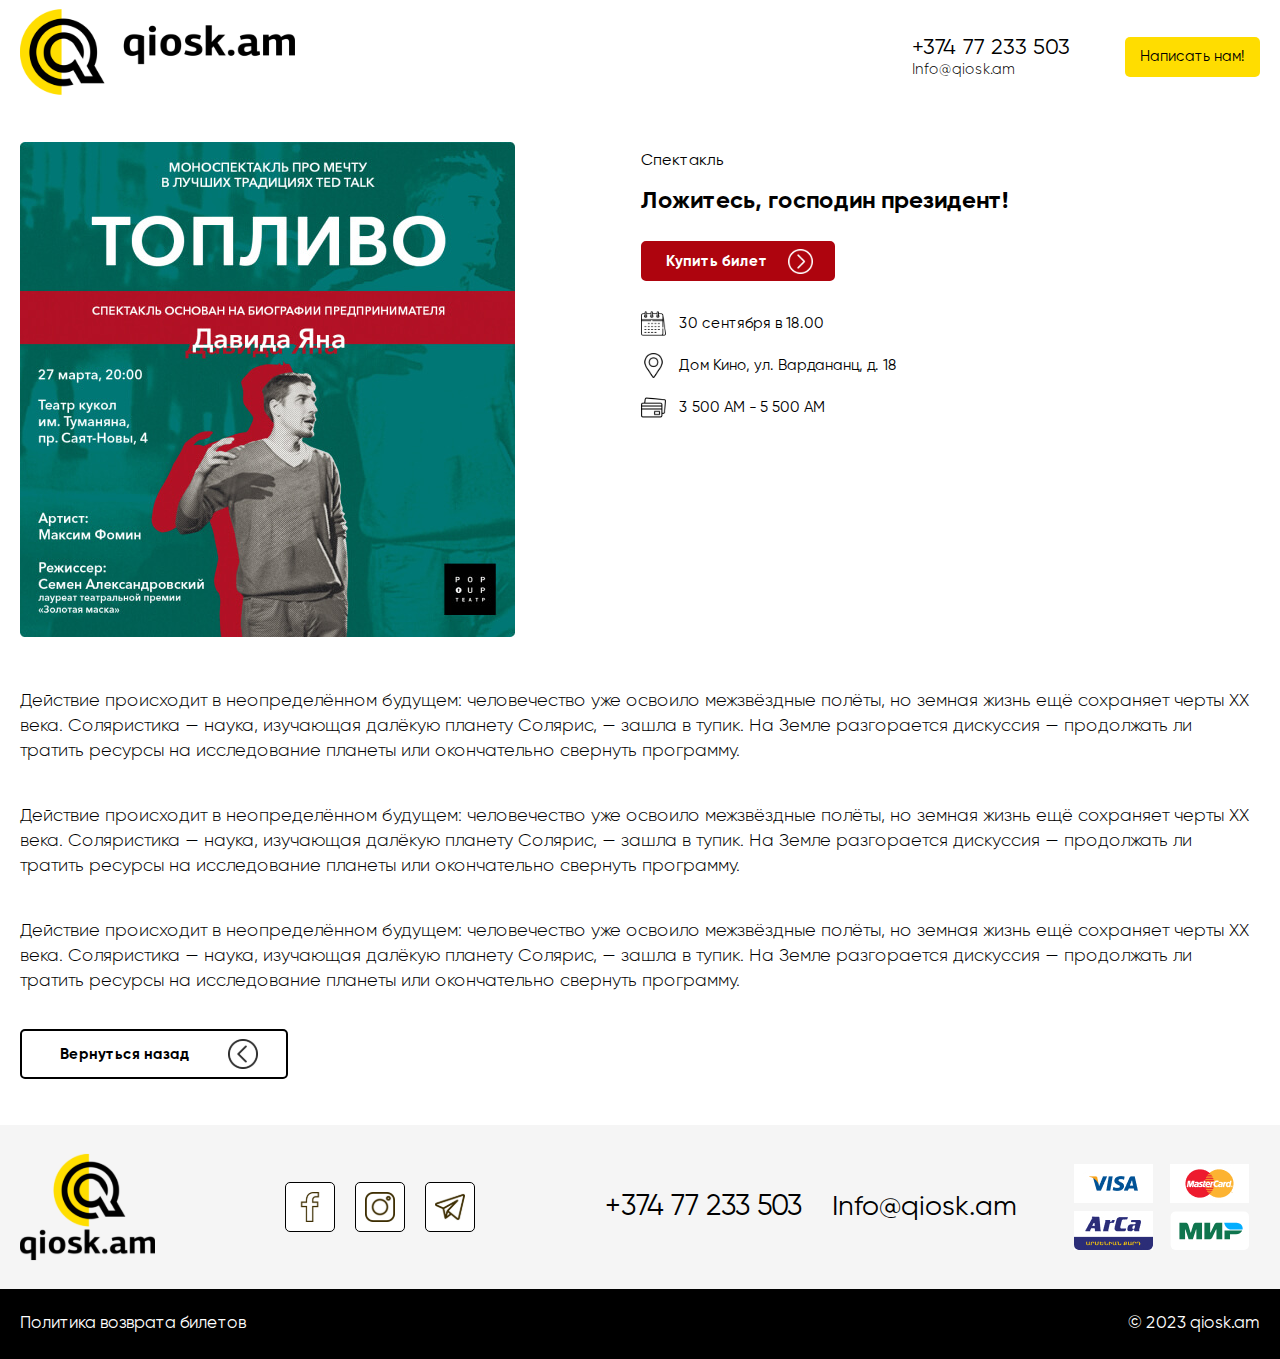
<file: read-more-toplivo.html>
<!DOCTYPE html>
<html lang="ru">

<head>
	<!-- encoding -->
	<meta charset="UTF-8" />
	<!-- Mobile support -->
	<meta name="viewport" content="width=device-width, initial-scale=1.0" />

	<!-- Title and SEO -->
	<title>qiosk.am</title>
	<meta name="description" content="Выбор каталога мероприятий qiosk.am" />

	<!-- Styles -->
	<link rel="stylesheet" href="./css/main.css" />

	<!-- Open Graph -->
	<meta property="og:url" content="http://3.iwl.su/" />
	<meta property="og:type" content="website" />
	<meta property="og:title" content="Каталог мероприятий qiosk.am" />
	<meta property="og:description" content="Выбор каталога мероприятий" />
	<meta property="og:image" content="./img/opengraph.jpg" />

	<!-- Favicons -->
	<link rel="apple-touch-icon" sizes="180x180" href="./img/favicons/apple-touch-icon.png">
	<link rel="icon" type="image/png" sizes="32x32" href="./img/favicons/favicon-32x32.png">
	<link rel="icon" type="image/png" sizes="16x16" href="./img/favicons/favicon-16x16.png">
	<link rel="manifest" href="./img/favicons/site.webmanifest">
	<link rel="mask-icon" href="./img/favicons/safari-pinned-tab.svg" color="#5bbad5">
	<link rel="shortcut icon" href="./img/favicons/favicon.ico">
	<meta name="msapplication-TileColor" content="#ffc40d">
	<meta name="msapplication-config" content="./img/favicons/browserconfig.xml">
	<meta name="theme-color" content="#ffffff">
</head>

<body>

	<header class="header">
		<div class="container">
			<div class="header__info">
				<a href="/" class="header__logo">
					<picture>
						<source media="(max-width: 599px)" srcset="./img/logo/logo-header-m.svg">
						<source media="(max-width: 899px)" srcset="./img/logo/logo-header.svg">
						<img src="./img/logo/logo-header-big.svg" alt="Logo header">
					</picture>
				</a>
				<div class="header__links">
					<div class="header__contacts">
						<a href="tel:37477233503" class="header__contacts-number">+374 77 233 503</a>
						<a href="mailto:Info@qiosk.am" class="header__contacts-email">Info@qiosk.am</a>
					</div>
					<button class="write-btn">Написать нам!</button>
				</div>
			</div>
			<div class="header__contacts hide-element">
				<a href="tel:37477233503" class="header__contacts-number">+374 77 233 503</a>
				<a href="mailto:Info@qiosk.am" class="header__contacts-email">Info@qiosk.am</a>
			</div>
			<div class="form-fade none">
				<div class="form-popup">
					<form action="#" class="form">
						<h3 class="form__title">Заполните форму</h3>
						<div class="form__descr">
							<p>Свяжемся с Вами в ближайшее для <br class="br"> обсуждения деталей</p>
						</div>
						<div class="form__item">
							<input type="text" name="name" class="form__input" placeholder="Имя:">
						</div>
						<div class="form__item">
							<input type="email" name="email" class="form__input form__input-email" placeholder="E-mail:">
						</div>
						<div class="form__item">
							<textarea name="message" class="from__message" placeholder="Сообщение:"></textarea>
						</div>
						<button type="submit" class="form-popup__btn">Отправить заявку</button>
						<button class="form-popup__close">
							<img src="./img/contacts/close.svg" alt="close">
						</button>
					</form>
					<div id="answer"></div>
				</div>
			</div>
		</div>
	</header>

	<section class="read-more-section">
		<div class="container">
			<div class="read-more__card">
				<div class="read-more__img">
					<img src="./img/events/03.jpg" alt="event photo">
				</div>
				<div class="read-more__card-descr">
					<span class="card__type">Спектакль</span>
					<h2 class="card-title">Ложитесь, господин президент!</h2>
					<a href='https://sitename.ru/' target='_blunk' class="read-more-card__btn btn-buy">
						<span>Купить билет</span>
						<img src="./img/arrows/arrow-right.svg" alt="arrow-right">
					</a>
					<ul class="read-more__list">
						<li class="read-more__item">
							<div class="read-more__item-img">
								<img src="./img/events-icons/calendar.svg" alt="calendar">
							</div>
							<span>30 сентября в 18.00</span>
						</li>
						<li class="read-more__item">
							<div class="read-more__item-img">
								<img src="./img/events-icons/marker.svg" alt="marker">
							</div>
							<span>Дом Кино, ул. Вардананц, д. 18</span>

						</li>
						<li class="read-more__item">
							<div class="read-more__item-img">
								<img src="./img/events-icons/cards.svg" alt="cards">
							</div>
							<span>3 500 АМ - 5 500 АМ</span>

						</li>
					</ul>
					<span class="card__type-sec">Спектакль</span>
					<h2 class="card-title-sec">Ложитесь, господин президент!</h2>
				</div>
			</div>
			<div class="read-more__descr">
				<p>Действие происходит в неопределённом будущем: человечество уже освоило межзвёздные полёты, но земная
					жизнь ещё сохраняет черты XX века. Соляристика — наука, изучающая далёкую планету Солярис, — зашла в
					тупик. На Земле разгорается дискуссия — продолжать ли тратить ресурсы на исследование планеты или
					окончательно свернуть программу.
				</p>
				<p>Действие происходит в неопределённом будущем: человечество уже освоило межзвёздные полёты, но земная
					жизнь ещё сохраняет черты XX века. Соляристика — наука, изучающая далёкую планету Солярис, — зашла в
					тупик. На Земле разгорается дискуссия — продолжать ли тратить ресурсы на исследование планеты или
					окончательно свернуть программу.
				</p>
				<p>Действие происходит в неопределённом будущем: человечество уже освоило межзвёздные полёты, но земная
					жизнь ещё сохраняет черты XX века. Соляристика — наука, изучающая далёкую планету Солярис, — зашла в
					тупик. На Земле разгорается дискуссия — продолжать ли тратить ресурсы на исследование планеты или
					окончательно свернуть программу.
				</p>
			</div>
			<a href="/" class="read-more__btn">
				<span>Вернуться назад</span>
				<img src="./img/arrows/arrow-left.svg" alt="arrow-left">
			</a>
		</div>
	</section>

	<section class="contacts">
		<div class="container">
			<div class="contacts__row">
				<div class="contacts__social-wrapper">
					<a href="/" class="contacts__logo">
						<img src="./img/logo/logo-contacts.svg" alt="logo contacts">
					</a>
					<div class="contacts__socials">
						<a href="#!" target="_blank" class="contacts__socials-item">
							<img src="./img/contacts/facebook.svg" alt="facebook">
						</a>
						<a href="#!" target="_blank" class="contacts__socials-item">
							<img src="./img/contacts/insta.svg" alt="instagram">
						</a>
						<a href="#!" target="_blank" class="contacts__socials-item">
							<img src="./img/contacts/tg.svg" alt="telegram">
						</a>
					</div>
				</div>
				<div class="contacts__links-wrapper">
					<div class="contacts__links">
						<a href="tel:37477233503">+374 77 233 503</a>
						<a href="mailto:Info@qiosk.am">Info@qiosk.am</a>
					</div>
					<div class="contacts__payments">
						<a href="#!" class="contacts__payments-item">
							<img src="./img/contacts/visa.jpg" alt="visa card">
						</a>
						<a href="#!" class="contacts__payments-item">
							<img src="./img/contacts/mastercard.jpg" alt="mastercard card">
						</a>
						<a href="#!" class="contacts__payments-item">
							<img src="./img/contacts/arca.jpg" alt="arca card">
						</a>
						<a href="#!" class="contacts__payments-item">
							<img src="./img/contacts/mir.svg" alt="mir card">
						</a>
					</div>
				</div>
			</div>
			<div class="contacts__payments-out">
				<div class="contacs__payments-items-out">
					<a href="#!" class="contacts__payments-item">
						<img src="./img/contacts/visa.jpg" alt="visa card">
					</a>
					<a href="#!" class="contacts__payments-item">
						<img src="./img/contacts/mastercard.jpg" alt="mastercard card">
					</a>
				</div>
				<div class="contacs__payments-items-out">
					<a href="#!" class="contacts__payments-item">
						<img src="./img/contacts/arca.jpg" alt="arca card">
					</a>
					<a href="#!" class="contacts__payments-item">
						<img src="./img/contacts/mir.svg" alt="mir card">
					</a>
				</div>
			</div>
		</div>
	</section>

	<footer class="footer">
		<div class="container">
			<div class="footer__row">
				<a href="#!">Политика возврата билетов</a>
				<span href="#!">&copy; 2023 qiosk.am</span>
			</div>
		</div>
	</footer>

	<script src="./libs/jquery/jquery-3.6.4.min.js"></script>
	<script src="./libs/jquery-validate/jquery.validate.min.js"></script>
	<script src="./js/main.js"></script>

</body>

</html>
</file>
<file: css/main.css>
/* Reset and base styles  */
* {
  padding: 0px;
  margin: 0px;
  border: none;
}

*,
*::before,
*::after {
  -webkit-box-sizing: border-box;
          box-sizing: border-box;
}

/* Links */
a, a:visited {
  color: inherit;
  text-decoration: none;
  display: inline-block;
}

a:hover {
  color: inherit;
  text-decoration: none;
}

a:focus,
a:active {
  outline: none;
}

/* Common */
aside, nav, footer, header, section, main {
  display: block;
}

h1, h2, h3, h4, h5, h6, p {
  font-size: inherit;
  font-weight: inherit;
}

ul {
  list-style: none;
}

img, svg {
  display: block;
  max-width: 100%;
  height: auto;
}

/* Form */
input, textarea, button, select {
  font-family: inherit;
  font-size: inherit;
}

input::-ms-clear {
  display: none;
}

button, input[type=submit] {
  display: inline-block;
  -webkit-box-shadow: none;
          box-shadow: none;
  background-color: transparent;
  background: none;
  cursor: pointer;
}

input:focus, input:active,
button:focus, button:active {
  outline: none;
}

button::-moz-focus-inner {
  padding: 0;
  border: 0;
}

label {
  cursor: pointer;
}

legend {
  display: block;
}

@font-face {
  font-family: "Gilroy";
  src: local("Gilroy Light"), local("Gilroy-Light"), url(../fonts/Gilroy-Light/Gilroy-Light.woff2) format("woff2"), url(../fonts/Gilroy-Light/Gilroy-Light.woff) format("woff"), url(../fonts/Gilroy-Light/Gilroy-Light.ttf) format("ttf"), url(../fonts/Gilroy-Light/Gilroy-Light.otf) format("otf"), url(../fonts/Gilroy-Light/Gilroy-Light.eot) format("eot");
  font-weight: 300;
  font-style: normal;
  font-display: swap;
}
@font-face {
  font-family: "Gilroy";
  src: local("Gilroy Regular"), local("Gilroy-Regular"), url(../fonts/Gilroy-Regular/Gilroy-Regular.woff2) format("woff2"), url(../fonts/Gilroy-Regular/Gilroy-Regular.woff) format("woff"), url(../fonts/Gilroy-Regular/Gilroy-Regular.ttf) format("ttf"), url(../fonts/Gilroy-Regular/Gilroy-Regular.otf) format("otf"), url(../fonts/Gilroy-Regular/Gilroy-Regular.eot) format("eot");
  font-weight: 400;
  font-style: normal;
  font-display: swap;
}
@font-face {
  font-family: "Gilroy";
  src: local("Gilroy Bold"), local("Gilroy-Bold"), url(../fonts/Gilroy-Bold/Gilroy-Bold.woff2) format("woff2"), url(../fonts/Gilroy-Bold/Gilroy-Bold.woff) format("woff"), url(../fonts/Gilroy-Bold/Gilroy-Bold.ttf) format("ttf"), url(../fonts/Gilroy-Bold/Gilroy-Bold.otf) format("otf"), url(../fonts/Gilroy-Bold/Gilroy-Bold.eot) format("eot");
  font-weight: 700;
  font-style: normal;
  font-display: swap;
}
html {
  min-height: 100vh;
  /* sticky footer */
  scroll-behavior: smooth;
}

body {
  min-height: 100vh;
  /* sticky footer */
  display: -webkit-box;
  display: -ms-flexbox;
  display: flex;
  /* sticky footer */
  -webkit-box-orient: vertical;
  -webkit-box-direction: normal;
      -ms-flex-direction: column;
          flex-direction: column;
  /* sticky footer */
  font-family: "Gilroy", sans-serif;
  font-size: 15px;
  font-weight: 400;
  color: #000000;
  text-rendering: optimizeSpeed;
  -webkit-font-smoothing: antialiased;
  -ms-text-size-adjust: 100%;
  -moz-text-size-adjust: 100%;
  -webkit-text-size-adjust: 100%;
}

body > * {
  -ms-flex-negative: 0;
      flex-shrink: 0;
  /* sticky footer */
}

/* Grid styles */
.container {
  max-width: 1270px;
  width: 100%;
  margin-left: auto;
  margin-right: auto;
  padding-left: 15px;
  padding-right: 15px;
  /* Tablet */
  /* Tablet small */
  /* Mobile */
  /* Mobile Small */
}
@media (max-width: 1199px) {
  .container {
    width: 900px;
  }
}
@media (max-width: 899px) {
  .container {
    width: 600px;
  }
}
@media (max-width: 599px) {
  .container {
    width: 375px;
  }
}
@media (max-width: 374px) {
  .container {
    width: 100%;
  }
}

/* Utility */
.none {
  display: none !important;
}

.visually-hidden {
  opacity: 0;
  visibility: hidden;
  width: 0px;
  height: 0px;
  display: block;
  margin-left: -10000px;
  background: transparent;
  font-size: 0;
}

.noscroll-menu {
  overflow: hidden;
}

/* Sticky Footer */
.write-btn {
  height: 40px;
  line-height: 40px;
  padding: 0 15px;
  background-color: #ffdd00;
  border-radius: 5px;
  font-weight: 400;
  font-size: 15px;
  -webkit-transition: background-color 0.2s linear;
  transition: background-color 0.2s linear;
}
.write-btn:hover,
.write-btn :focus {
  background-color: #f3d40f;
}
.write-btn:active {
  background-color: #e5c910;
}

.btn {
  padding: 0 20px;
  width: 121px;
  height: 40px;
  line-height: 40px;
  border: 1px solid #000000;
  background-color: #fff;
  border-radius: 5px;
  color: #000;
  font-weight: 400;
  font-size: 15px;
  text-transform: uppercase;
  -webkit-transition: 0.2s linear;
  transition: 0.2s linear;
  /* Mobile*/
}
.btn:hover,
.btn :focus {
  background-color: #000;
  color: #fff;
}
.btn:active {
  background-color: rgba(0, 0, 0, 0.8);
  color: #fff;
}
@media (max-width: 599px) {
  .btn {
    width: 104px;
  }
}

.read-more {
  padding: 0 27px;
  height: 40px;
  border: 2px solid #000000;
  border-radius: 5px;
  line-height: 35px;
  font-weight: 400;
  font-size: 15px;
  color: #000;
  -webkit-transition: 0.2s linear;
  transition: 0.2s linear;
  /* Mobile*/
}
.read-more:hover,
.read-more :focus {
  background-color: #000;
  color: #fff;
}
.read-more:active {
  background-color: rgba(0, 0, 0, 0.8);
  color: #fff;
}
@media (max-width: 599px) {
  .read-more {
    padding: 0 20px;
    max-width: 246px;
  }
}

.btn-buy {
  display: -webkit-inline-box;
  display: -ms-inline-flexbox;
  display: inline-flex;
  -webkit-box-align: center;
      -ms-flex-align: center;
          align-items: center;
  -webkit-column-gap: 20px;
          column-gap: 20px;
  padding: 0 20px 0 23px;
  height: 40px;
  background-color: #ae040e;
  border: 2px solid #ae040e;
  -webkit-box-shadow: 0px 0px 38px rgba(255, 255, 255, 0.72);
          box-shadow: 0px 0px 38px rgba(255, 255, 255, 0.72);
  border-radius: 5px;
  line-height: 35px;
  font-weight: 700;
  font-size: 15px;
  color: #fff;
  -webkit-transition: 0.2s linear;
  transition: 0.2s linear;
}
.btn-buy img {
  width: 25px;
  height: 25px;
}
.btn-buy:hover,
.btn-buy :focus {
  background-color: #f20716;
  border: 2px solid #f20716;
  color: #fff;
}
.btn-buy:active {
  background-color: #b71621;
  border: 2px solid #b71621;
  color: #fff;
}
@media (max-width: 599px) {
  .btn-buy {
    -webkit-column-gap: unset;
            column-gap: unset;
    -webkit-box-pack: justify;
        -ms-flex-pack: justify;
            justify-content: space-between;
    padding: 0 13px 0 23px;
    max-width: 246px;
  }
}

.add-more {
  display: -webkit-box;
  display: -ms-flexbox;
  display: flex;
  -webkit-box-align: center;
      -ms-flex-align: center;
          align-items: center;
  -webkit-column-gap: 23px;
          column-gap: 23px;
  padding: 0 23px;
  margin-left: auto;
  margin-right: auto;
  height: 50px;
  background-color: #000000;
  color: #f5f5f5;
  border-radius: 5px;
  font-weight: 700;
  font-size: 15px;
  -webkit-transition: background-color 0.2s linear;
  transition: background-color 0.2s linear;
}
.add-more:hover,
.add-more :focus {
  background-color: rgba(0, 0, 0, 0.8);
}
.add-more:active {
  background-color: black;
}

.hide-cards {
  display: -webkit-box;
  display: -ms-flexbox;
  display: flex;
  -webkit-box-align: center;
      -ms-flex-align: center;
          align-items: center;
  -webkit-column-gap: 23px;
          column-gap: 23px;
  padding: 0 23px;
  margin-left: auto;
  margin-right: auto;
  height: 50px;
  background-color: #000000;
  color: #f5f5f5;
  border-radius: 5px;
  font-weight: 700;
  font-size: 15px;
  -webkit-transition: background-color 0.2s linear;
  transition: background-color 0.2s linear;
}
.hide-cards:hover,
.hide-cards :focus {
  background-color: rgba(0, 0, 0, 0.8);
}
.hide-cards:active {
  background-color: black;
}
.hide-cards img {
  -webkit-transform: rotate(-180deg);
          transform: rotate(-180deg);
}

.more-cards {
  display: -webkit-box;
  display: -ms-flexbox;
  display: flex;
  -webkit-box-orient: vertical;
  -webkit-box-direction: normal;
      -ms-flex-direction: column;
          flex-direction: column;
  row-gap: 50px;
}

.card {
  display: -webkit-box;
  display: -ms-flexbox;
  display: flex;
  -webkit-column-gap: 28px;
          column-gap: 28px;
  /* Tablet Big */
}
@media (max-width: 1199px) {
  .card {
    -webkit-box-orient: vertical;
    -webkit-box-direction: normal;
        -ms-flex-direction: column;
            flex-direction: column;
    -webkit-box-align: center;
        -ms-flex-align: center;
            align-items: center;
  }
}

.card__img {
  width: 495px;
  height: 495px;
  /* Mobile*/
}
@media (max-width: 599px) {
  .card__img {
    width: 100%;
    height: auto;
    max-width: 345px;
    max-height: 345px;
  }
}

.card__info {
  display: -webkit-box;
  display: -ms-flexbox;
  display: flex;
  -webkit-box-orient: vertical;
  -webkit-box-direction: normal;
      -ms-flex-direction: column;
          flex-direction: column;
}

.card__descr {
  position: relative;
  padding: 44px 42px 79px 42px;
  background-color: #f5f5f5;
  /* Tablet Small*/
  /* Mobile*/
}
@media (max-width: 899px) {
  .card__descr {
    padding: 30px 30px 50px 30px;
  }
}
@media (max-width: 599px) {
  .card__descr {
    padding: 18px 14px 31px 17px;
  }
}

.card__type {
  display: inline-block;
  margin-bottom: 20px;
  font-weight: 400;
  font-size: 16px;
  /* Mobile*/
}
@media (max-width: 599px) {
  .card__type {
    margin-bottom: 12px;
  }
}

.card__text {
  width: 632px;
  margin-bottom: 40px;
  font-weight: 300;
  font-size: 15px;
  line-height: 1.47;
  /* Tablet Big */
  /* Tablet Small*/
  /* Mobile*/
}
@media (max-width: 1199px) {
  .card__text {
    max-width: 632px;
  }
}
@media (max-width: 899px) {
  .card__text {
    max-width: unset;
    width: 100%;
  }
}
@media (max-width: 599px) {
  .card__text {
    font-size: 14px;
    line-height: 1.43;
  }
}

.card__btn {
  display: -webkit-box;
  display: -ms-flexbox;
  display: flex;
  -webkit-box-pack: justify;
      -ms-flex-pack: justify;
          justify-content: space-between;
  /* Mobile*/
}
@media (max-width: 599px) {
  .card__btn {
    -webkit-box-orient: vertical;
    -webkit-box-direction: normal;
        -ms-flex-direction: column;
            flex-direction: column;
    row-gap: 18px;
  }
}

.card__organization {
  position: absolute;
  bottom: 0;
  left: 0;
  left: 50%;
  -webkit-transform: translate(-50%, 77%);
          transform: translate(-50%, 77%);
  display: -webkit-box;
  display: -ms-flexbox;
  display: flex;
  -webkit-box-pack: justify;
      -ms-flex-pack: justify;
          justify-content: space-between;
  padding: 18px 33px;
  width: 588px;
  background: #ffdd00;
  border-radius: 5px;
  /* Tablet Small*/
  /* Mobile*/
}
@media (max-width: 899px) {
  .card__organization {
    width: 530px;
    position: absolute;
    left: 50%;
    bottom: 0;
    -webkit-transform: translate(-50%, 80%);
            transform: translate(-50%, 80%);
  }
}
@media (max-width: 599px) {
  .card__organization {
    bottom: 0;
    padding: 23px 14px;
    width: 100%;
    border-radius: 0px;
    left: 0;
    -webkit-transform: translateX(0);
            transform: translateX(0);
    -webkit-transform: translateY(100%);
            transform: translateY(100%);
    -webkit-box-orient: vertical;
    -webkit-box-direction: normal;
        -ms-flex-direction: column;
            flex-direction: column;
    row-gap: 15px;
  }
}

.card__organization-item {
  display: -webkit-box;
  display: -ms-flexbox;
  display: flex;
  -webkit-box-orient: vertical;
  -webkit-box-direction: normal;
      -ms-flex-direction: column;
          flex-direction: column;
  row-gap: 21px;
  /* Mobile*/
}
@media (max-width: 599px) {
  .card__organization-item {
    -webkit-box-orient: horizontal;
    -webkit-box-direction: normal;
        -ms-flex-direction: row;
            flex-direction: row;
    -webkit-column-gap: 13px;
            column-gap: 13px;
  }
}

.card__organization-title {
  display: -webkit-box;
  display: -ms-flexbox;
  display: flex;
  -webkit-box-align: center;
      -ms-flex-align: center;
          align-items: center;
  -webkit-column-gap: 15px;
          column-gap: 15px;
  font-weight: 400;
  font-size: 15px;
  /* Mobile*/
}
.card__organization-title img {
  width: 25px;
  height: 25px;
}
@media (max-width: 599px) {
  .card__organization-title span {
    display: none;
  }
}

.card__organization-descr {
  font-weight: 700;
  font-size: 16px;
  /* Mobile*/
}
@media (max-width: 599px) {
  .card__organization-descr {
    font-weight: 400;
    font-size: 14px;
  }
  .card__organization-descr .br {
    display: none;
  }
}

.card-title {
  margin-bottom: 20px;
  font-weight: 700;
  font-size: 24px;
  color: #000;
  /* Mobile*/
}
@media (max-width: 599px) {
  .card-title {
    margin-bottom: 25px;
    font-size: 20px;
  }
}

.form-fade {
  position: fixed;
  top: 0;
  left: 0;
  width: 100%;
  height: 100%;
  background-color: rgba(0, 0, 0, 0.7);
  z-index: 2;
  display: -webkit-box;
  display: -ms-flexbox;
  display: flex;
  -webkit-box-align: center;
      -ms-flex-align: center;
          align-items: center;
  -webkit-box-pack: center;
      -ms-flex-pack: center;
          justify-content: center;
}

.form-popup {
  background-color: #fff;
}
.form-popup .contact-form__success {
  margin: 40px 20px;
}

.form {
  position: relative;
  display: -webkit-box;
  display: -ms-flexbox;
  display: flex;
  -webkit-box-orient: vertical;
  -webkit-box-direction: normal;
      -ms-flex-direction: column;
          flex-direction: column;
  -webkit-box-align: center;
      -ms-flex-align: center;
          align-items: center;
  row-gap: 26px;
  padding: 42px 46px 52px;
  max-height: 646px;
  max-width: 402px;
  /* Mobile*/
  /* Mobile*/
}
@media (max-width: 1299px) {
  .form {
    padding: 30px 30px 36px;
  }
}
@media (max-width: 899px) {
  .form {
    row-gap: 15px;
    padding: 20px 20px 30px;
  }
}

.form__title {
  font-weight: 700;
  font-size: 24px;
  line-height: 1.04;
  /* Mobile*/
}
@media (max-width: 899px) {
  .form__title {
    font-size: 18px;
  }
}

.form__descr {
  font-weight: 400;
  font-size: 15px;
  line-height: 1.67;
  text-align: center;
  /* Mobile*/
}
@media (max-width: 899px) {
  .form__descr {
    font-size: 13px;
  }
}

.form__item {
  position: relative;
}
.form__item label.error {
  position: absolute;
  bottom: 10px;
  right: 10px;
  color: red;
}

.form__input {
  width: 310px;
  height: 55px;
  background-color: #ffffff;
  border: 1px solid rgba(0, 0, 0, 0.26);
  border-radius: 4px;
  padding: 0 26px 0 26px;
  max-width: 310px;
  /* Mobile*/
}
@media (max-width: 1299px) {
  .form__input {
    width: 220px;
    height: 45px;
  }
}

.form__input-email {
  padding: 0 18px 0 18px;
}

.from__message {
  padding: 18px;
  width: 310px;
  height: 179px;
  background-color: #ffffff;
  border: 1px solid rgba(0, 0, 0, 0.26);
  border-radius: 4px;
  /* Mobile*/
}
.from__message:focus,
.from__message :active {
  outline: unset;
}
@media (max-width: 1299px) {
  .from__message {
    width: 220px;
    height: 120px;
  }
}

.form-popup__btn {
  padding: 0 70px;
  height: 68px;
  background-color: #000000;
  border-radius: 4px;
  line-height: 70px;
  font-weight: 700;
  font-size: 20px;
  line-height: 24px;
  color: #fff;
  -webkit-transition: background-color 0.2s linear;
  transition: background-color 0.2s linear;
  /* Mobile*/
}
.form-popup__btn:hover,
.form-popup__btn :focus {
  background-color: rgba(0, 0, 0, 0.8);
}
.form-popup__btn:active {
  background-color: black;
}
@media (max-width: 1299px) {
  .form-popup__btn {
    padding: 0 20px;
    width: 220px;
    height: 50px;
    line-height: 50px;
  }
}

.form-popup__close {
  position: absolute;
  top: 12px;
  right: 16px;
  width: 30px;
  height: 30px;
  /* Mobile*/
}
@media (max-width: 1299px) {
  .form-popup__close {
    top: 5px;
    right: 5px;
  }
}

.header {
  padding-top: 10px;
  padding-bottom: 30px;
}

.header__info {
  display: -webkit-box;
  display: -ms-flexbox;
  display: flex;
  -webkit-box-align: center;
      -ms-flex-align: center;
          align-items: center;
  -webkit-box-pack: justify;
      -ms-flex-pack: justify;
          justify-content: space-between;
}

.header__logo {
  margin-top: -10px;
  max-width: 275px;
}

.header__links {
  display: -webkit-box;
  display: -ms-flexbox;
  display: flex;
  -webkit-box-align: center;
      -ms-flex-align: center;
          align-items: center;
  -webkit-column-gap: 55px;
          column-gap: 55px;
}

.header__contacts {
  display: -webkit-box;
  display: -ms-flexbox;
  display: flex;
  -webkit-box-orient: vertical;
  -webkit-box-direction: normal;
      -ms-flex-direction: column;
          flex-direction: column;
  /* Tablet Small*/
}
.header__contacts a {
  -webkit-text-decoration-color: transparent;
          text-decoration-color: transparent;
  -webkit-transition: color 0.3s linear, -webkit-text-decoration-color 0.3s;
  transition: color 0.3s linear, -webkit-text-decoration-color 0.3s;
  transition: text-decoration-color 0.3s, color 0.3s linear;
  transition: text-decoration-color 0.3s, color 0.3s linear, -webkit-text-decoration-color 0.3s;
}
.header__contacts a:hover,
.header__contacts a :focus {
  text-decoration: underline;
}
.header__contacts a:active {
  text-decoration: underline;
}
.header__contacts a:active {
  color: #ffffffdd;
}
@media (max-width: 899px) {
  .header__contacts {
    display: none;
  }
}

.header__contacts-number {
  font-size: 22px;
}

.header__contacts-email {
  font-weight: 300;
  font-size: 15px;
}

.header__contacts.hide-element {
  display: none;
  /* Tablet Small*/
  /* Mobile*/
}
@media (max-width: 899px) {
  .header__contacts.hide-element {
    display: -webkit-box;
    display: -ms-flexbox;
    display: flex;
    -webkit-box-orient: horizontal;
    -webkit-box-direction: normal;
        -ms-flex-direction: row;
            flex-direction: row;
    -webkit-box-pack: justify;
        -ms-flex-pack: justify;
            justify-content: space-between;
    margin-top: 15px;
  }
  .header__contacts.hide-element .header__contacts-email {
    font-size: 22px;
  }
}
@media (max-width: 599px) {
  .header__contacts.hide-element {
    margin-top: 10px;
  }
  .header__contacts.hide-element .header__contacts-email,
.header__contacts.hide-element .header__contacts-number {
    font-size: 17px;
  }
}

.events {
  padding-bottom: 80px;
  /* Tablet Small*/
  /* Mobile*/
}
.events .add-more,
.events .hide-cards {
  margin-top: 67px;
  /* Tablet Big */
  /* Mobile*/
}
@media (max-width: 1199px) {
  .events .add-more,
.events .hide-cards {
    margin-top: 140px;
  }
}
@media (max-width: 599px) {
  .events .add-more,
.events .hide-cards {
    margin-top: 200px;
  }
}
@media (max-width: 899px) {
  .events {
    padding-bottom: 60px;
  }
}
@media (max-width: 599px) {
  .events {
    padding-bottom: 49px;
  }
}

.events__catalog {
  display: -webkit-box;
  display: -ms-flexbox;
  display: flex;
  -webkit-column-gap: 53px;
          column-gap: 53px;
  -webkit-box-align: center;
      -ms-flex-align: center;
          align-items: center;
  margin-bottom: 53px;
  /* Descktop small */
  /* Tablet Big */
  /* Tablet Small*/
  /* Mobile*/
}
@media (max-width: 1270px) {
  .events__catalog {
    -webkit-column-gap: 20px;
            column-gap: 20px;
  }
}
@media (max-width: 1199px) {
  .events__catalog {
    -webkit-column-gap: 120px;
            column-gap: 120px;
  }
}
@media (max-width: 899px) {
  .events__catalog {
    -webkit-box-orient: vertical;
    -webkit-box-direction: normal;
        -ms-flex-direction: column;
            flex-direction: column;
    row-gap: 20px;
    -webkit-box-align: start;
        -ms-flex-align: start;
            align-items: start;
  }
}
@media (max-width: 599px) {
  .events__catalog {
    margin-bottom: 33px;
  }
}

.events__title {
  min-width: 365px;
  font-weight: 700;
  font-size: 35px;
  /* Mobile*/
}
.events__title .br {
  display: none;
  /* Mobile*/
}
@media (max-width: 599px) {
  .events__title .br {
    display: inline-block;
  }
}
@media (max-width: 599px) {
  .events__title {
    font-size: 30px;
    min-width: unset;
  }
}

.events__category {
  display: -webkit-box;
  display: -ms-flexbox;
  display: flex;
  -webkit-box-align: center;
      -ms-flex-align: center;
          align-items: center;
  -webkit-column-gap: 19px;
          column-gap: 19px;
  /* Descktop small */
  /* Tablet Big */
}
@media (max-width: 1270px) {
  .events__category {
    -webkit-column-gap: 10px;
            column-gap: 10px;
  }
}
@media (max-width: 1199px) {
  .events__category {
    -ms-flex-wrap: wrap;
        flex-wrap: wrap;
    row-gap: 15px;
  }
}

.events__cards {
  display: -webkit-box;
  display: -ms-flexbox;
  display: flex;
  -webkit-box-orient: vertical;
  -webkit-box-direction: normal;
      -ms-flex-direction: column;
          flex-direction: column;
  row-gap: 50px;
  /* Tablet Big */
  /* Mobile*/
}
@media (max-width: 1199px) {
  .events__cards {
    row-gap: 150px;
  }
}
@media (max-width: 599px) {
  .events__cards {
    row-gap: 200px;
  }
}

.read-more-section {
  padding-top: 8px;
  padding-bottom: 46px;
  /* Mobile*/
}
@media (max-width: 599px) {
  .read-more-section {
    padding-bottom: 49px;
  }
  .read-more-section .btn-buy {
    width: 100%;
  }
}
.read-more-section .card__type {
  margin-bottom: 15px;
  padding-top: 10px;
  /* Mobile*/
}
@media (max-width: 599px) {
  .read-more-section .card__type {
    display: none;
  }
}
.read-more-section .card-title {
  margin-bottom: 25px;
}
@media (max-width: 599px) {
  .read-more-section .card-title {
    display: none;
  }
}

.read-more__card {
  display: -webkit-box;
  display: -ms-flexbox;
  display: flex;
  -webkit-column-gap: 126px;
          column-gap: 126px;
  margin-bottom: 52px;
  /* Tablet Big */
  /* Tablet Small*/
  /* Mobile*/
}
@media (max-width: 1199px) {
  .read-more__card {
    -webkit-column-gap: 80px;
            column-gap: 80px;
    margin-bottom: 30px;
  }
}
@media (max-width: 899px) {
  .read-more__card {
    -webkit-box-orient: vertical;
    -webkit-box-direction: normal;
        -ms-flex-direction: column;
            flex-direction: column;
    row-gap: 20px;
  }
}
@media (max-width: 599px) {
  .read-more__card {
    margin-bottom: 25px;
  }
}

.read-more__img {
  width: 495px;
  height: 495px;
  /* Mobile*/
  /* Mobile Small */
}
@media (max-width: 599px) {
  .read-more__img {
    width: 345px;
    height: 345px;
  }
}
@media (max-width: 374px) {
  .read-more__img {
    width: 100%;
    height: auto;
  }
}

.card__type-sec {
  display: none;
  font-weight: 400;
  font-size: 16px;
  /* Mobile*/
}
@media (max-width: 599px) {
  .card__type-sec {
    display: inline-block;
    margin-bottom: 15px;
  }
}

.card-title-sec {
  display: none;
  font-weight: 700;
  font-size: 20px;
  /* Mobile*/
}
@media (max-width: 599px) {
  .card-title-sec {
    display: block;
  }
}

.read-more-card__btn {
  margin-bottom: 30px;
}

.read-more__list {
  display: -webkit-box;
  display: -ms-flexbox;
  display: flex;
  -webkit-box-orient: vertical;
  -webkit-box-direction: normal;
      -ms-flex-direction: column;
          flex-direction: column;
  row-gap: 17px;
  /* Mobile*/
}
@media (max-width: 599px) {
  .read-more__list {
    margin-bottom: 25px;
    row-gap: 15px;
  }
}

.read-more__item {
  display: -webkit-box;
  display: -ms-flexbox;
  display: flex;
  -webkit-box-align: center;
      -ms-flex-align: center;
          align-items: center;
  -webkit-column-gap: 13px;
          column-gap: 13px;
  /* Mobile*/
}
@media (max-width: 599px) {
  .read-more__item {
    font-size: 14px;
  }
}

.read-more__item-img {
  width: 25px;
  height: 25px;
}

.read-more__descr {
  margin-bottom: 35px;
  font-weight: 300;
  font-size: 18px;
  line-height: 1.39;
  /* Mobile*/
}
.read-more__descr p + p {
  margin-top: 40px;
  /* Mobile*/
}
@media (max-width: 599px) {
  .read-more__descr p + p {
    margin-top: 25px;
  }
}
@media (max-width: 599px) {
  .read-more__descr {
    font-size: 14px;
    line-height: 1.43;
  }
}

.read-more__btn {
  display: -webkit-inline-box;
  display: -ms-inline-flexbox;
  display: inline-flex;
  -webkit-box-align: center;
      -ms-flex-align: center;
          align-items: center;
  -webkit-column-gap: 38px;
          column-gap: 38px;
  padding: 0 28px 0 38px;
  height: 50px;
  background-color: #ffffff;
  border: 2px solid #000000;
  border-radius: 5px;
  font-weight: 700;
  font-size: 15px;
  -webkit-transition: 0.2s linear;
  transition: 0.2s linear;
}
.read-more__btn:hover,
.read-more__btn :focus {
  border: 2px solid rgba(0, 0, 0, 0.7);
  color: rgba(0, 0, 0, 0.7);
}
.read-more__btn:hover img,
.read-more__btn :focus img {
  opacity: 0.7;
}
.read-more__btn:active {
  border: 2px solid black;
  color: black;
}
.read-more__btn:active img {
  opacity: 1;
}

.contacts {
  margin-top: auto;
  /* sticky footer */
  padding: 23px 0;
  background-color: #f5f5f5;
  /* Mobile*/
}
@media (max-width: 599px) {
  .contacts {
    padding: 33px 0 62px 0;
  }
}

.contacts__row {
  display: -webkit-box;
  display: -ms-flexbox;
  display: flex;
  -webkit-box-align: center;
      -ms-flex-align: center;
          align-items: center;
  -webkit-column-gap: 130px;
          column-gap: 130px;
  /* descktop */
  /* Tablet Big */
  /* Mobile*/
}
@media (max-width: 1270px) {
  .contacts__row {
    -ms-flex-pack: distribute;
        justify-content: space-around;
  }
}
@media (max-width: 1199px) {
  .contacts__row {
    -webkit-box-orient: vertical;
    -webkit-box-direction: normal;
        -ms-flex-direction: column;
            flex-direction: column;
    -webkit-box-align: unset;
        -ms-flex-align: unset;
            align-items: unset;
  }
}
@media (max-width: 599px) {
  .contacts__row {
    row-gap: 20px;
    margin-bottom: 15px;
  }
}

.contacts__social-wrapper {
  display: -webkit-box;
  display: -ms-flexbox;
  display: flex;
  -webkit-column-gap: 130px;
          column-gap: 130px;
  -webkit-box-align: center;
      -ms-flex-align: center;
          align-items: center;
  /* descktop */
  /* Tablet Big */
  /* Mobile*/
}
@media (max-width: 1270px) {
  .contacts__social-wrapper {
    -webkit-column-gap: 150px;
            column-gap: 150px;
  }
}
@media (max-width: 1199px) {
  .contacts__social-wrapper {
    -ms-flex-pack: distribute;
        justify-content: space-around;
  }
}
@media (max-width: 599px) {
  .contacts__social-wrapper {
    -webkit-box-orient: vertical;
    -webkit-box-direction: normal;
        -ms-flex-direction: column;
            flex-direction: column;
    row-gap: 20px;
  }
}

.contacts__links-wrapper {
  display: -webkit-box;
  display: -ms-flexbox;
  display: flex;
  -webkit-box-pack: justify;
      -ms-flex-pack: justify;
          justify-content: space-between;
  -webkit-box-align: center;
      -ms-flex-align: center;
          align-items: center;
  -webkit-column-gap: 57px;
          column-gap: 57px;
  /* descktop */
  /* Tablet Big */
  /* Mobile*/
}
@media (max-width: 1270px) {
  .contacts__links-wrapper {
    -webkit-column-gap: 150px;
            column-gap: 150px;
  }
}
@media (max-width: 1199px) {
  .contacts__links-wrapper {
    -ms-flex-pack: distribute;
        justify-content: space-around;
  }
}
@media (max-width: 599px) {
  .contacts__links-wrapper {
    -webkit-box-orient: vertical;
    -webkit-box-direction: normal;
        -ms-flex-direction: column;
            flex-direction: column;
    row-gap: 20px;
  }
}

.contacts__logo {
  max-width: 135px;
  /* descktop */
}
@media (max-width: 1270px) {
  .contacts__logo {
    margin-right: 0;
  }
}

.contacts__socials {
  display: -webkit-box;
  display: -ms-flexbox;
  display: flex;
  -webkit-column-gap: 20px;
          column-gap: 20px;
  /* descktop */
}
@media (max-width: 1270px) {
  .contacts__socials {
    margin-right: 0;
  }
}

.contacts__socials-item {
  display: -webkit-box;
  display: -ms-flexbox;
  display: flex;
  -webkit-box-align: center;
      -ms-flex-align: center;
          align-items: center;
  -webkit-box-pack: center;
      -ms-flex-pack: center;
          justify-content: center;
  width: 50px;
  height: 50px;
  background: #ffffff;
  border: 1px solid #000000;
  border-radius: 5px;
  -webkit-transition: background-color 0.2s linear;
  transition: background-color 0.2s linear;
}
.contacts__socials-item:hover,
.contacts__socials-item :focus {
  background-color: #f3d40f;
}
.contacts__socials-item:active {
  background-color: #d5bb10;
}

.contacts__links {
  display: -webkit-box;
  display: -ms-flexbox;
  display: flex;
  -webkit-column-gap: 30px;
          column-gap: 30px;
  font-size: 29px;
  /* Tablet Big */
}
.contacts__links a:nth-child(2) {
  font-size: 28px;
}
.contacts__links a {
  -webkit-text-decoration-color: transparent;
          text-decoration-color: transparent;
  -webkit-transition: color 0.2s linear, -webkit-text-decoration-color 0.2s;
  transition: color 0.2s linear, -webkit-text-decoration-color 0.2s;
  transition: text-decoration-color 0.2s, color 0.2s linear;
  transition: text-decoration-color 0.2s, color 0.2s linear, -webkit-text-decoration-color 0.2s;
}
.contacts__links a:hover,
.contacts__links a :focus {
  text-decoration: underline;
}
.contacts__links a:active {
  text-decoration: underline;
}
.contacts__links a:active {
  color: #ffffffdd;
}
@media (max-width: 1270px) {
  .contacts__links {
    -webkit-box-orient: vertical;
    -webkit-box-direction: normal;
        -ms-flex-direction: column;
            flex-direction: column;
    margin-right: 0;
  }
}

.contacts__payments {
  display: -webkit-box;
  display: -ms-flexbox;
  display: flex;
  -ms-flex-wrap: wrap;
      flex-wrap: wrap;
  -webkit-column-gap: 17px;
          column-gap: 17px;
  row-gap: 8px;
  max-width: 176px;
  /* Mobile*/
}
@media (max-width: 599px) {
  .contacts__payments {
    display: none;
    -ms-flex-wrap: nowrap;
        flex-wrap: nowrap;
    row-gap: 5px;
  }
}

.contacts__payments-item {
  max-width: 79px;
}

.contacts__payments-out {
  display: none;
  /* Mobile*/
  /* Mobile Small */
}
.contacts__payments-out .contacts__payments-item {
  max-width: 79px;
}
@media (max-width: 599px) {
  .contacts__payments-out {
    display: -webkit-box;
    display: -ms-flexbox;
    display: flex;
    -webkit-box-align: center;
        -ms-flex-align: center;
            align-items: center;
    -webkit-box-pack: center;
        -ms-flex-pack: center;
            justify-content: center;
    -webkit-column-gap: 5px;
            column-gap: 5px;
  }
}
@media (max-width: 386px) {
  .contacts__payments-out {
    -webkit-box-orient: vertical;
    -webkit-box-direction: normal;
        -ms-flex-direction: column;
            flex-direction: column;
    row-gap: 7px;
  }
}

.contacs__payments-items-out {
  display: -webkit-box;
  display: -ms-flexbox;
  display: flex;
  -webkit-column-gap: 5px;
          column-gap: 5px;
}

.footer {
  padding: 25px 0;
  background-color: #000;
}

.footer__row {
  display: -webkit-box;
  display: -ms-flexbox;
  display: flex;
  -webkit-box-align: center;
      -ms-flex-align: center;
          align-items: center;
  -webkit-box-pack: justify;
      -ms-flex-pack: justify;
          justify-content: space-between;
  font-weight: 400;
  font-size: 17px;
  color: #fff;
  /* Mobile*/
}
.footer__row a {
  -webkit-text-decoration-color: transparent;
          text-decoration-color: transparent;
  -webkit-transition: color 0.2s linear, -webkit-text-decoration-color 0.2s;
  transition: color 0.2s linear, -webkit-text-decoration-color 0.2s;
  transition: text-decoration-color 0.2s, color 0.2s linear;
  transition: text-decoration-color 0.2s, color 0.2s linear, -webkit-text-decoration-color 0.2s;
}
.footer__row a:hover,
.footer__row a :focus {
  text-decoration: underline;
}
.footer__row a:active {
  text-decoration: underline;
}
.footer__row a:active {
  color: #ffffffdd;
}
@media (max-width: 599px) {
  .footer__row {
    -webkit-box-orient: vertical;
    -webkit-box-direction: normal;
        -ms-flex-direction: column;
            flex-direction: column;
    row-gap: 13px;
  }
}

/*# sourceMappingURL=main.css.map */
</file>
